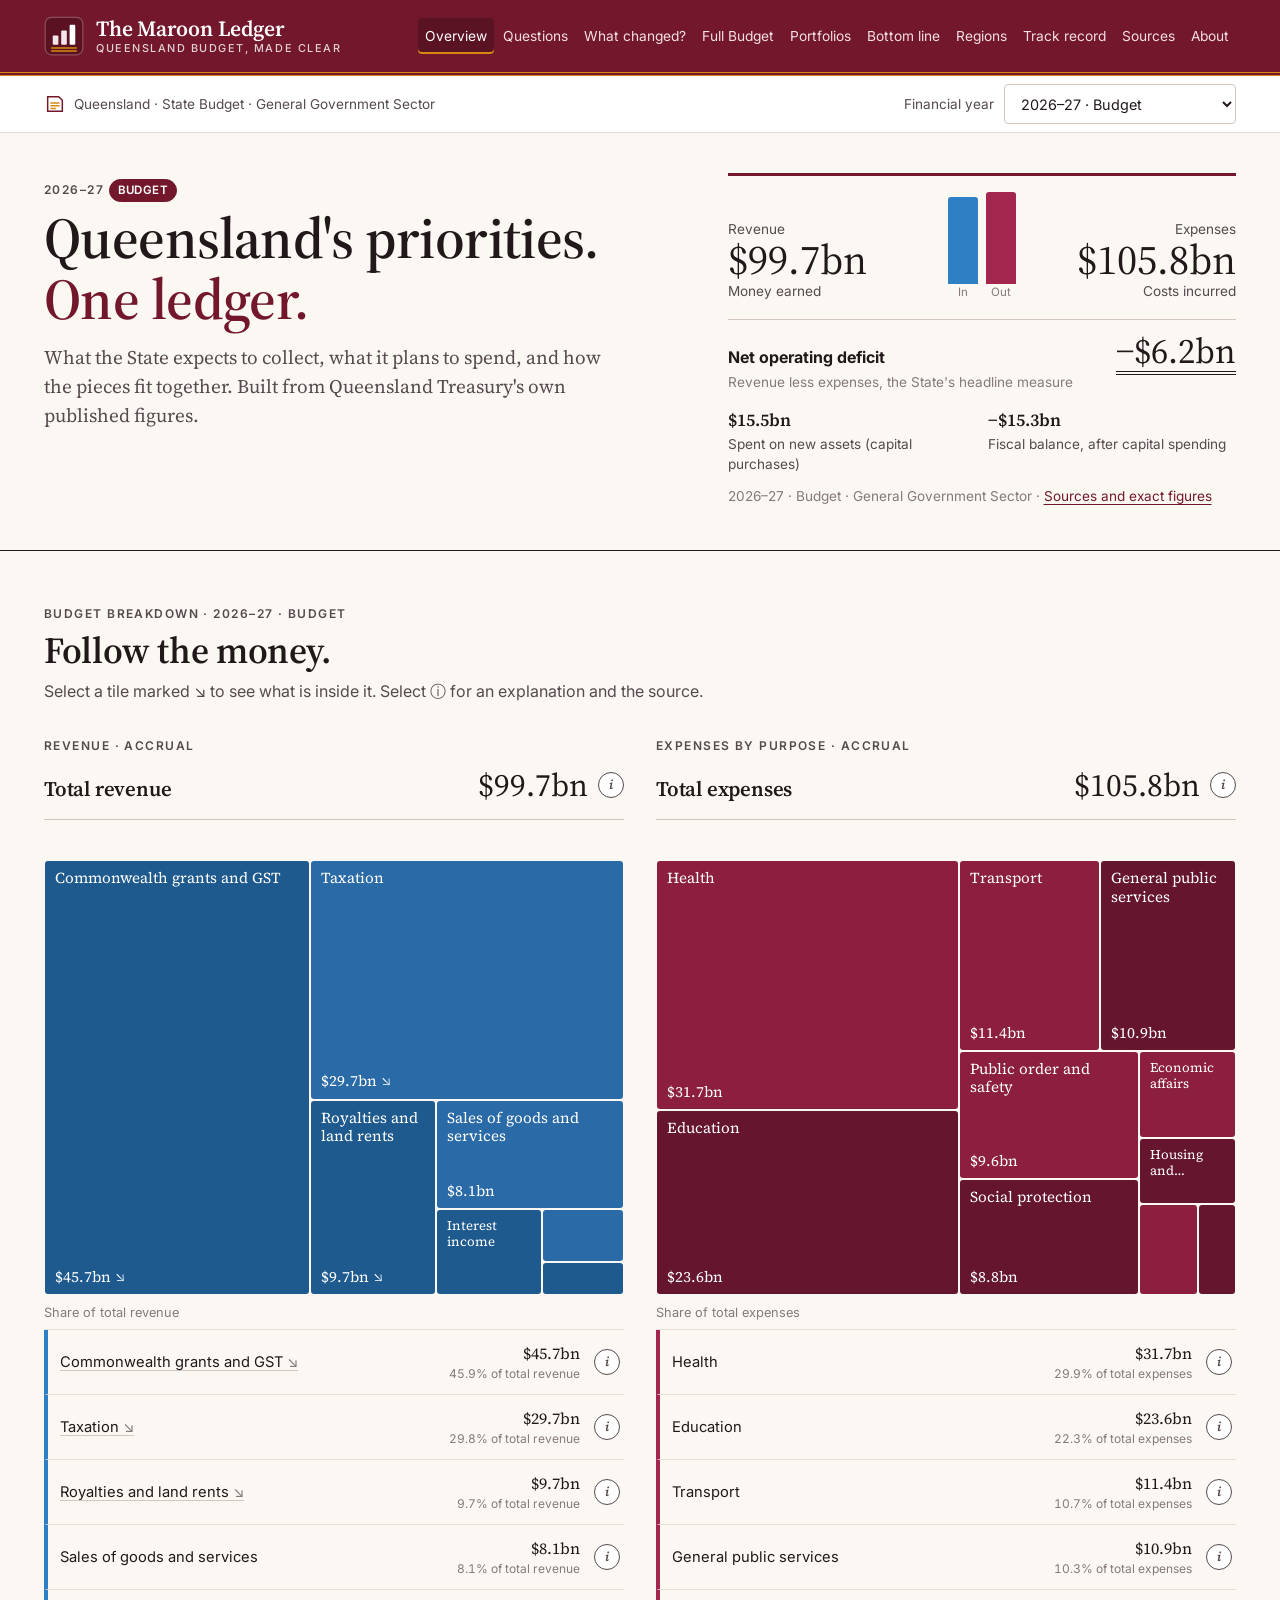
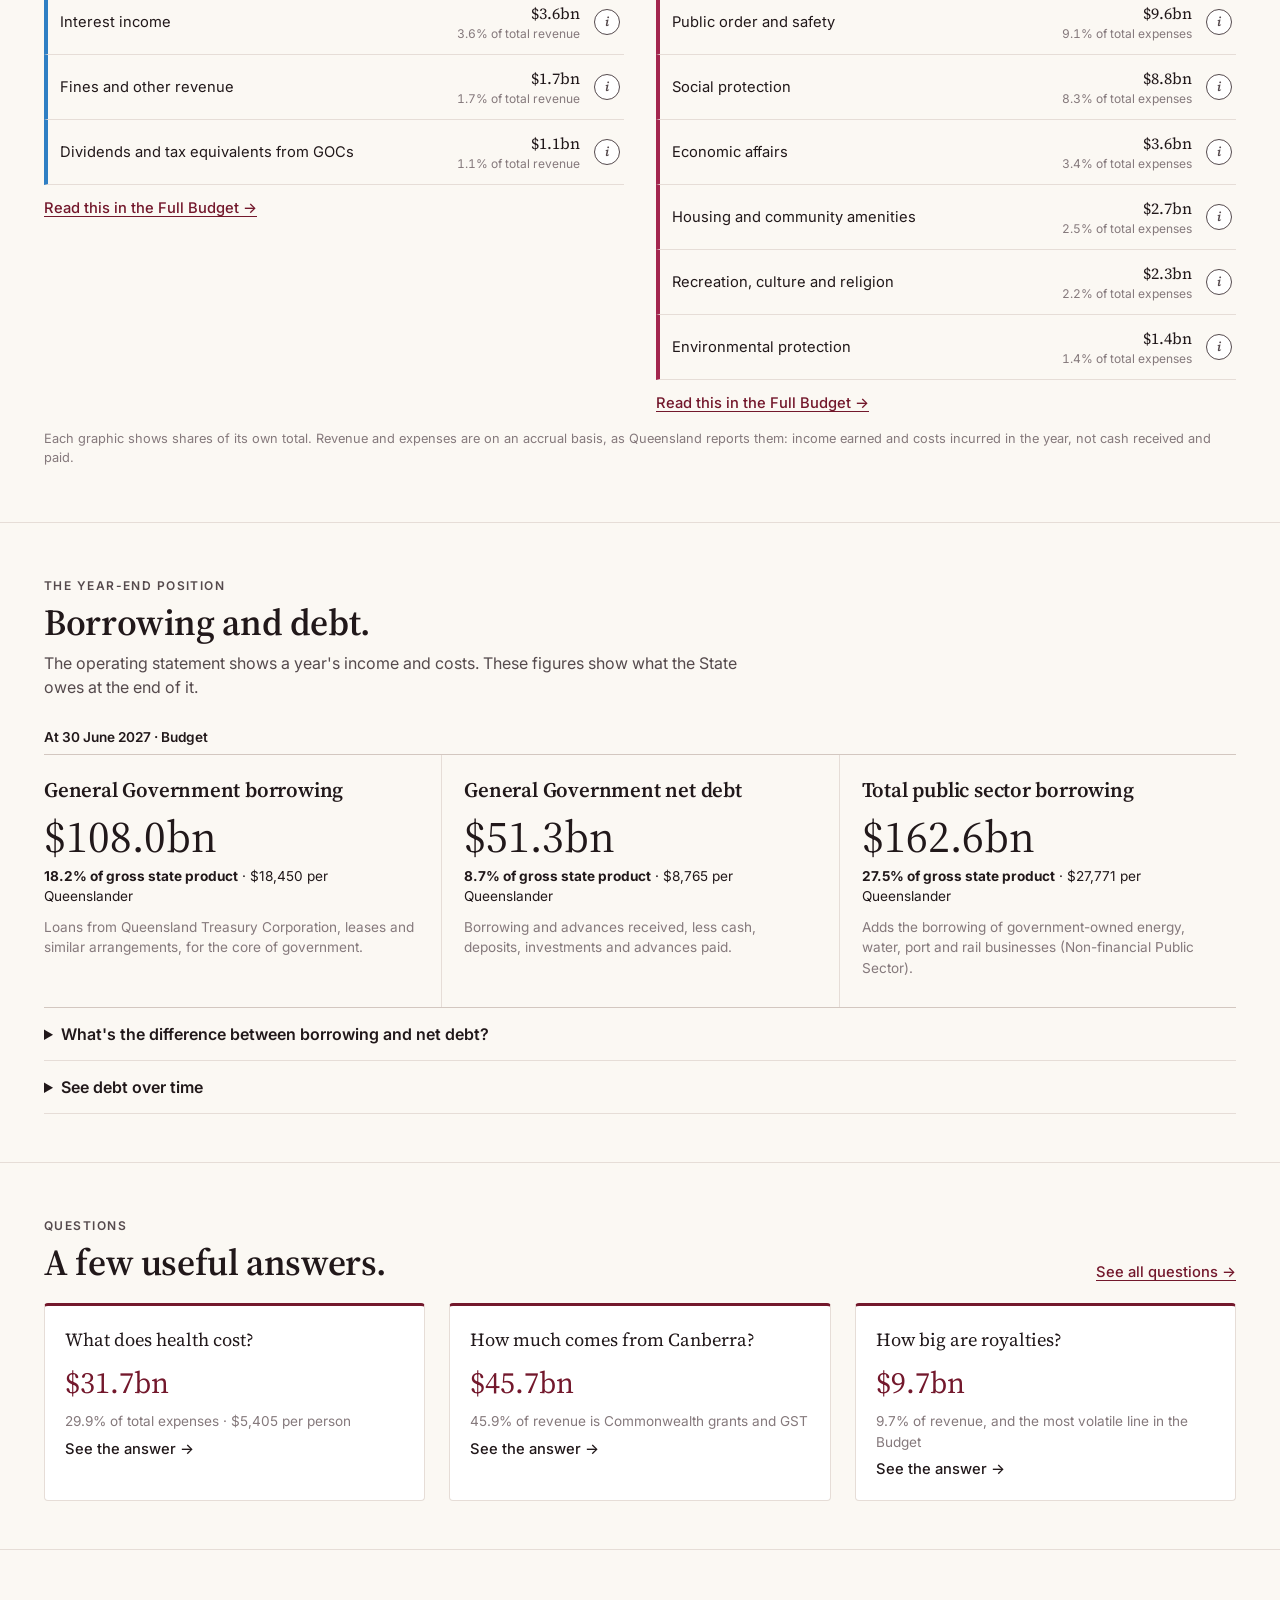
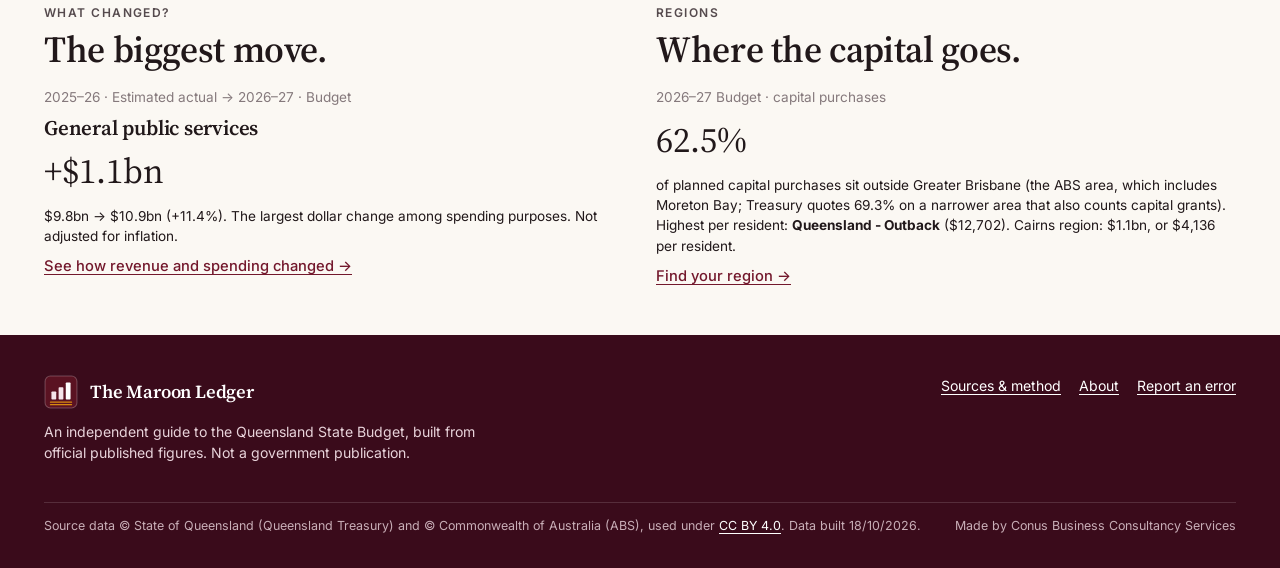
<file: index.html>
<!doctype html>
<html lang="en-AU">
<head>
<meta charset="utf-8">
<meta name="viewport" content="width=device-width, initial-scale=1">
<title>The Maroon Ledger: Queensland Budget, made clear</title>
<meta name="description" content="Where Queensland's money comes from, where it goes, and how the pieces fit, from official Budget figures.">
<link rel="icon" href="assets/icons/favicon.ico" sizes="16x16 32x32 48x48">
<link rel="icon" href="assets/icons/favicon.svg" type="image/svg+xml">
<link rel="apple-touch-icon" href="assets/icons/apple-touch-icon.png">
<link rel="manifest" href="assets/icons/site.webmanifest">
<meta name="theme-color" content="#73182c">
<link rel="preconnect" href="https://fonts.googleapis.com">
<link rel="stylesheet" href="https://fonts.googleapis.com/css2?family=Inter:wght@400;500;600;700&family=Source+Serif+4:opsz,wght@8..60,400;8..60,600&display=swap">
<link rel="stylesheet" href="assets/style.css">
</head>
<body data-page="overview">
<a class="skip" href="#content">Skip to content</a>
<header id="site-header"></header>
<div id="context-bar" data-year></div>
<noscript><div class="noscript wrap">The Maroon Ledger needs JavaScript switched on to draw its tables and charts.</div></noscript>
<main id="content">
<section class="hero"><div class="wrap">
  <div>
    <p class="eyebrow" id="hero-eyebrow"></p>
    <h1>Queensland's priorities.<br><em>One ledger.</em></h1>
    <p class="lede" style="margin-top:14px">What the State expects to collect, what it plans to spend, and how the pieces fit together. Built from Queensland Treasury's own published figures.</p>
  </div>
  <div class="summary" id="summary"></div>
</div></section>

<section class="section"><div class="wrap">
  <div class="section-head"><div><p class="eyebrow" id="ftm-eyebrow"></p><h2>Follow the money.</h2>
  <p>Select a tile marked ↘ to see what is inside it. Select ⓘ for an explanation and the source.</p></div></div>
  <div class="grid-2">
    <div class="rev" id="rev-panel"></div>
    <div class="exp" id="exp-panel"></div>
  </div>
  <p class="tm-note">Each graphic shows shares of its own total. Revenue and expenses are on an accrual basis, as Queensland reports them: income earned and costs incurred in the year, not cash received and paid.</p>
</div></section>

<section class="section"><div class="wrap">
  <div class="section-head"><div><p class="eyebrow">The year-end position</p><h2>Borrowing and debt.</h2>
  <p>The operating statement shows a year's income and costs. These figures show what the State owes at the end of it.</p></div></div>
  <p class="small" id="debt-asat" style="font-weight:600"></p>
  <div class="debt-grid" id="debt"></div>
  <details class="more"><summary>What's the difference between borrowing and net debt?</summary>
    <div class="prose"><p><b>Borrowing</b> is the total the government owes: mostly loans from Queensland Treasury Corporation, plus leases and similar arrangements.</p>
    <p><b>Net debt</b> subtracts the cash, deposits, investments and advances the government holds. Queensland holds large investments (much of it set aside for public servants' superannuation), so net debt is well below borrowing.</p>
    <p>The <b>General Government Sector</b> is the core of government: departments and agencies funded mainly by taxes and grants. The <b>Non-financial Public Sector</b> adds government-owned businesses such as the energy, water and port corporations, whose borrowing pays for their own assets.</p></div></details>
  <details class="more" id="debt-chart-wrap"><summary>See debt over time</summary><div class="chart" id="debt-chart"></div><div class="legend" id="debt-legend"></div>
  <p class="chart-note">$ billion at 30 June. Solid lines are actual outcomes; dashed lines are estimates and projections. Not adjusted for inflation.</p></details>
</div></section>

<section class="section"><div class="wrap">
  <div class="section-head"><div><p class="eyebrow">Questions</p><h2>A few useful answers.</h2></div><a class="arrow-link" href="questions.html">See all questions</a></div>
  <div class="grid-3" id="qcards"></div>
</div></section>

<section class="section"><div class="wrap">
  <div class="grid-2">
    <div><p class="eyebrow">What changed?</p><h2>The biggest move.</h2><div id="changed" style="margin-top:16px"></div>
    <a class="arrow-link" href="changes.html">See how revenue and spending changed</a></div>
    <div><p class="eyebrow">Regions</p><h2>Where the capital goes.</h2><div id="region-teaser" style="margin-top:16px"></div>
    <a class="arrow-link" href="regions.html">Find your region</a></div>
  </div>
</div></section>
</main>
<footer id="site-footer"></footer>
<script src="assets/data.js"></script>
<script src="assets/app.js"></script>
<script src="assets/pages.js"></script>
<script src="assets/pages-more.js"></script>
<script src="assets/pages-portfolios.js"></script>
</body>
</html>
</file>
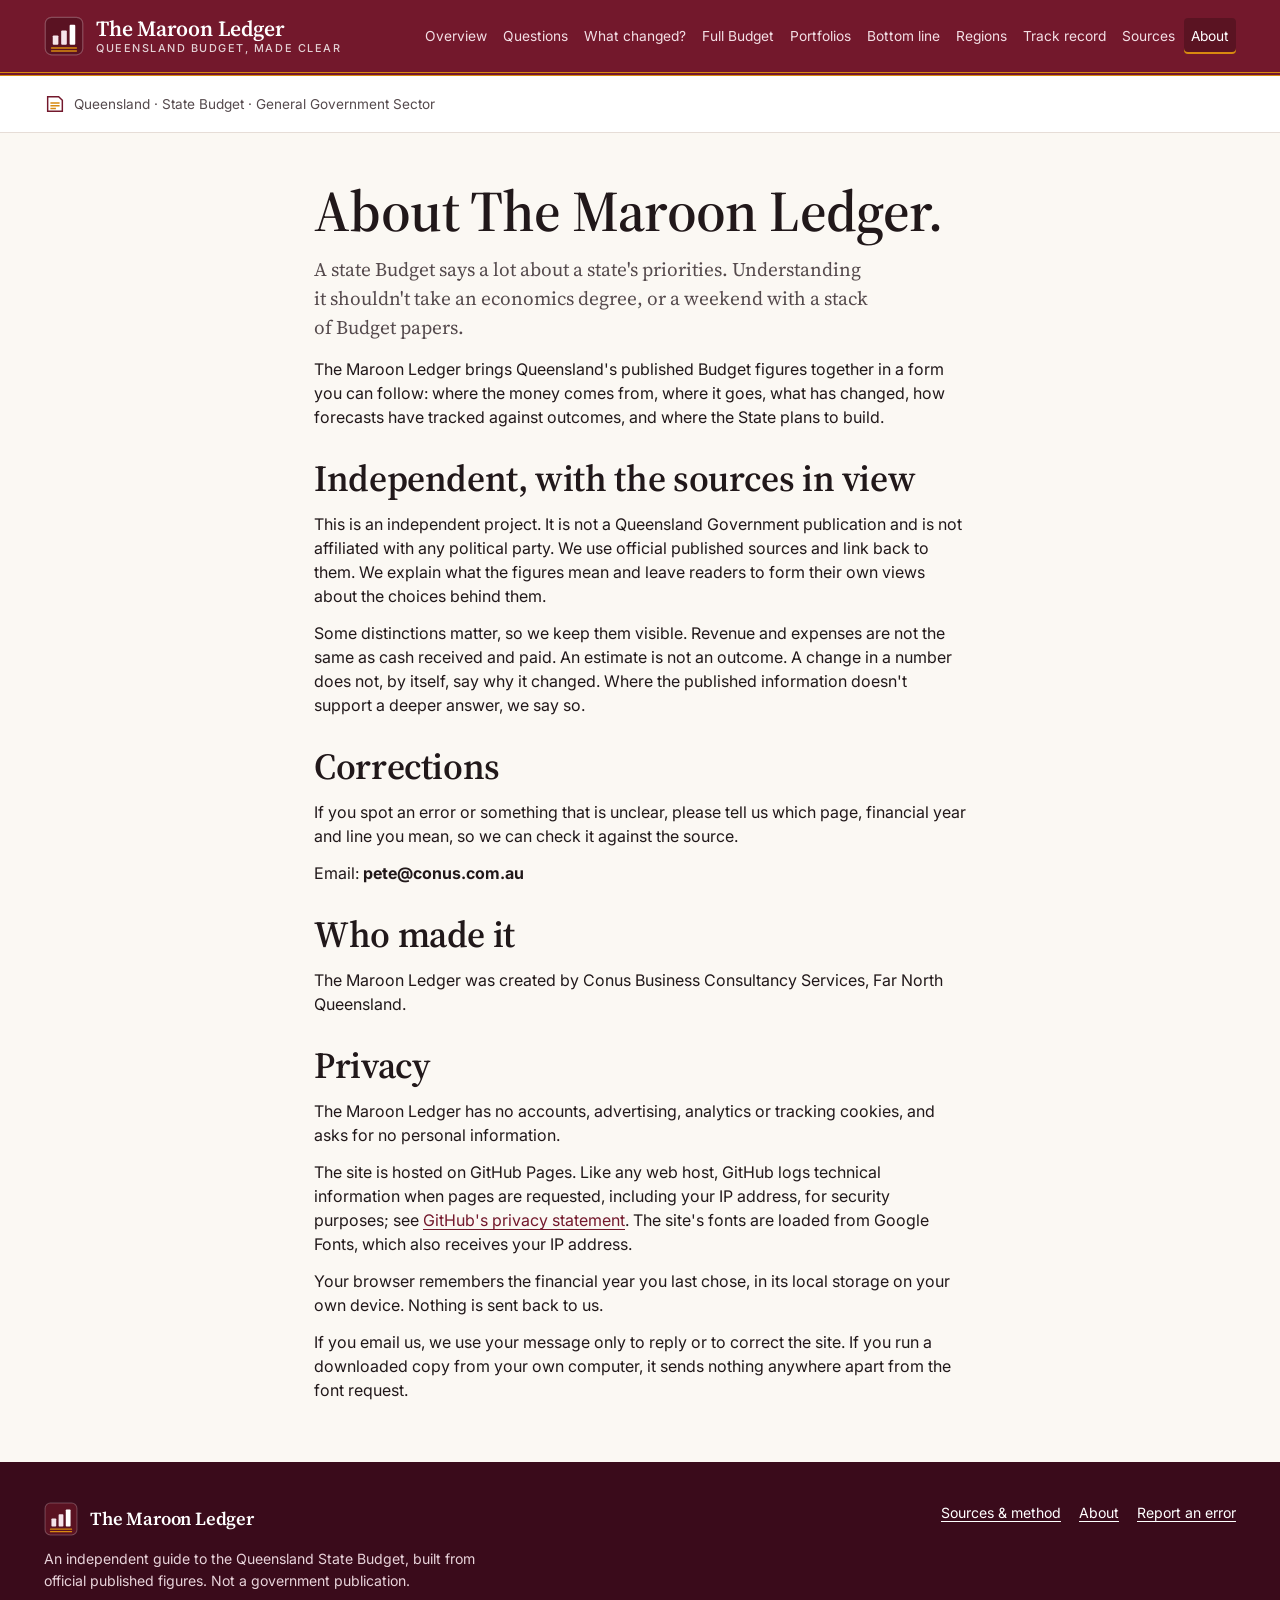
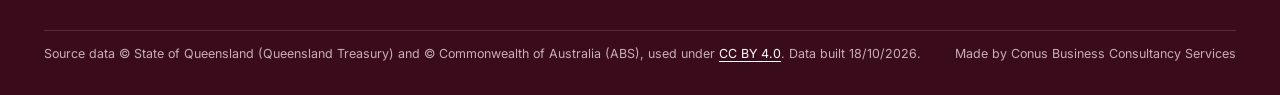
<file: about.html>
<!doctype html>
<html lang="en-AU">
<head>
<meta charset="utf-8">
<meta name="viewport" content="width=device-width, initial-scale=1">
<title>About: The Maroon Ledger</title>
<meta name="description" content="About The Maroon Ledger, an independent guide to the Queensland State Budget.">
<link rel="icon" href="assets/icons/favicon.ico" sizes="16x16 32x32 48x48">
<link rel="icon" href="assets/icons/favicon.svg" type="image/svg+xml">
<link rel="apple-touch-icon" href="assets/icons/apple-touch-icon.png">
<link rel="manifest" href="assets/icons/site.webmanifest">
<meta name="theme-color" content="#73182c">
<link rel="preconnect" href="https://fonts.googleapis.com">
<link rel="stylesheet" href="https://fonts.googleapis.com/css2?family=Inter:wght@400;500;600;700&family=Source+Serif+4:opsz,wght@8..60,400;8..60,600&display=swap">
<link rel="stylesheet" href="assets/style.css">
</head>
<body data-page="about">
<a class="skip" href="#content">Skip to content</a>
<header id="site-header"></header>
<div id="context-bar"></div>
<noscript><div class="noscript wrap">The Maroon Ledger needs JavaScript switched on to draw its tables and charts.</div></noscript>
<main id="content">
<section class="section"><div class="wrap prose">
  <h1>About The Maroon Ledger.</h1>
  <p class="lede" style="margin-top:14px">A state Budget says a lot about a state's priorities. Understanding it shouldn't take an economics degree, or a weekend with a stack of Budget papers.</p>
  <p>The Maroon Ledger brings Queensland's published Budget figures together in a form you can follow: where the money comes from, where it goes, what has changed, how forecasts have tracked against outcomes, and where the State plans to build.</p>
  <h2 style="margin-top:28px">Independent, with the sources in view</h2>
  <p>This is an independent project. It is not a Queensland Government publication and is not affiliated with any political party. We use official published sources and link back to them. We explain what the figures mean and leave readers to form their own views about the choices behind them.</p>
  <p>Some distinctions matter, so we keep them visible. Revenue and expenses are not the same as cash received and paid. An estimate is not an outcome. A change in a number does not, by itself, say why it changed. Where the published information doesn't support a deeper answer, we say so.</p>
  <h2 style="margin-top:28px" id="corrections">Corrections</h2>
  <p>If you spot an error or something that is unclear, please tell us which page, financial year and line you mean, so we can check it against the source.</p>
  <p>Email: <b style="user-select:all">pete@conus.com.au</b></p>
  <h2 style="margin-top:28px">Who made it</h2>
  <p>The Maroon Ledger was created by Conus Business Consultancy Services, Far North Queensland.</p>
  <h2 style="margin-top:28px" id="privacy">Privacy</h2>
  <p>The Maroon Ledger has no accounts, advertising, analytics or tracking cookies, and asks for no personal information.</p>
  <p>The site is hosted on GitHub Pages. Like any web host, GitHub logs technical information when pages are requested, including your IP address, for security purposes; see <a href="https://docs.github.com/en/site-policy/privacy-policies/github-general-privacy-statement" target="_blank" rel="noopener">GitHub's privacy statement</a>. The site's fonts are loaded from Google Fonts, which also receives your IP address.</p>
  <p>Your browser remembers the financial year you last chose, in its local storage on your own device. Nothing is sent back to us.</p>
  <p>If you email us, we use your message only to reply or to correct the site. If you run a downloaded copy from your own computer, it sends nothing anywhere apart from the font request.</p>
</div></section>
</main>
<footer id="site-footer"></footer>
<script src="assets/data.js"></script>
<script src="assets/app.js"></script>
<script src="assets/pages.js"></script>
<script src="assets/pages-more.js"></script>
<script src="assets/pages-portfolios.js"></script>
</body>
</html>
</file>
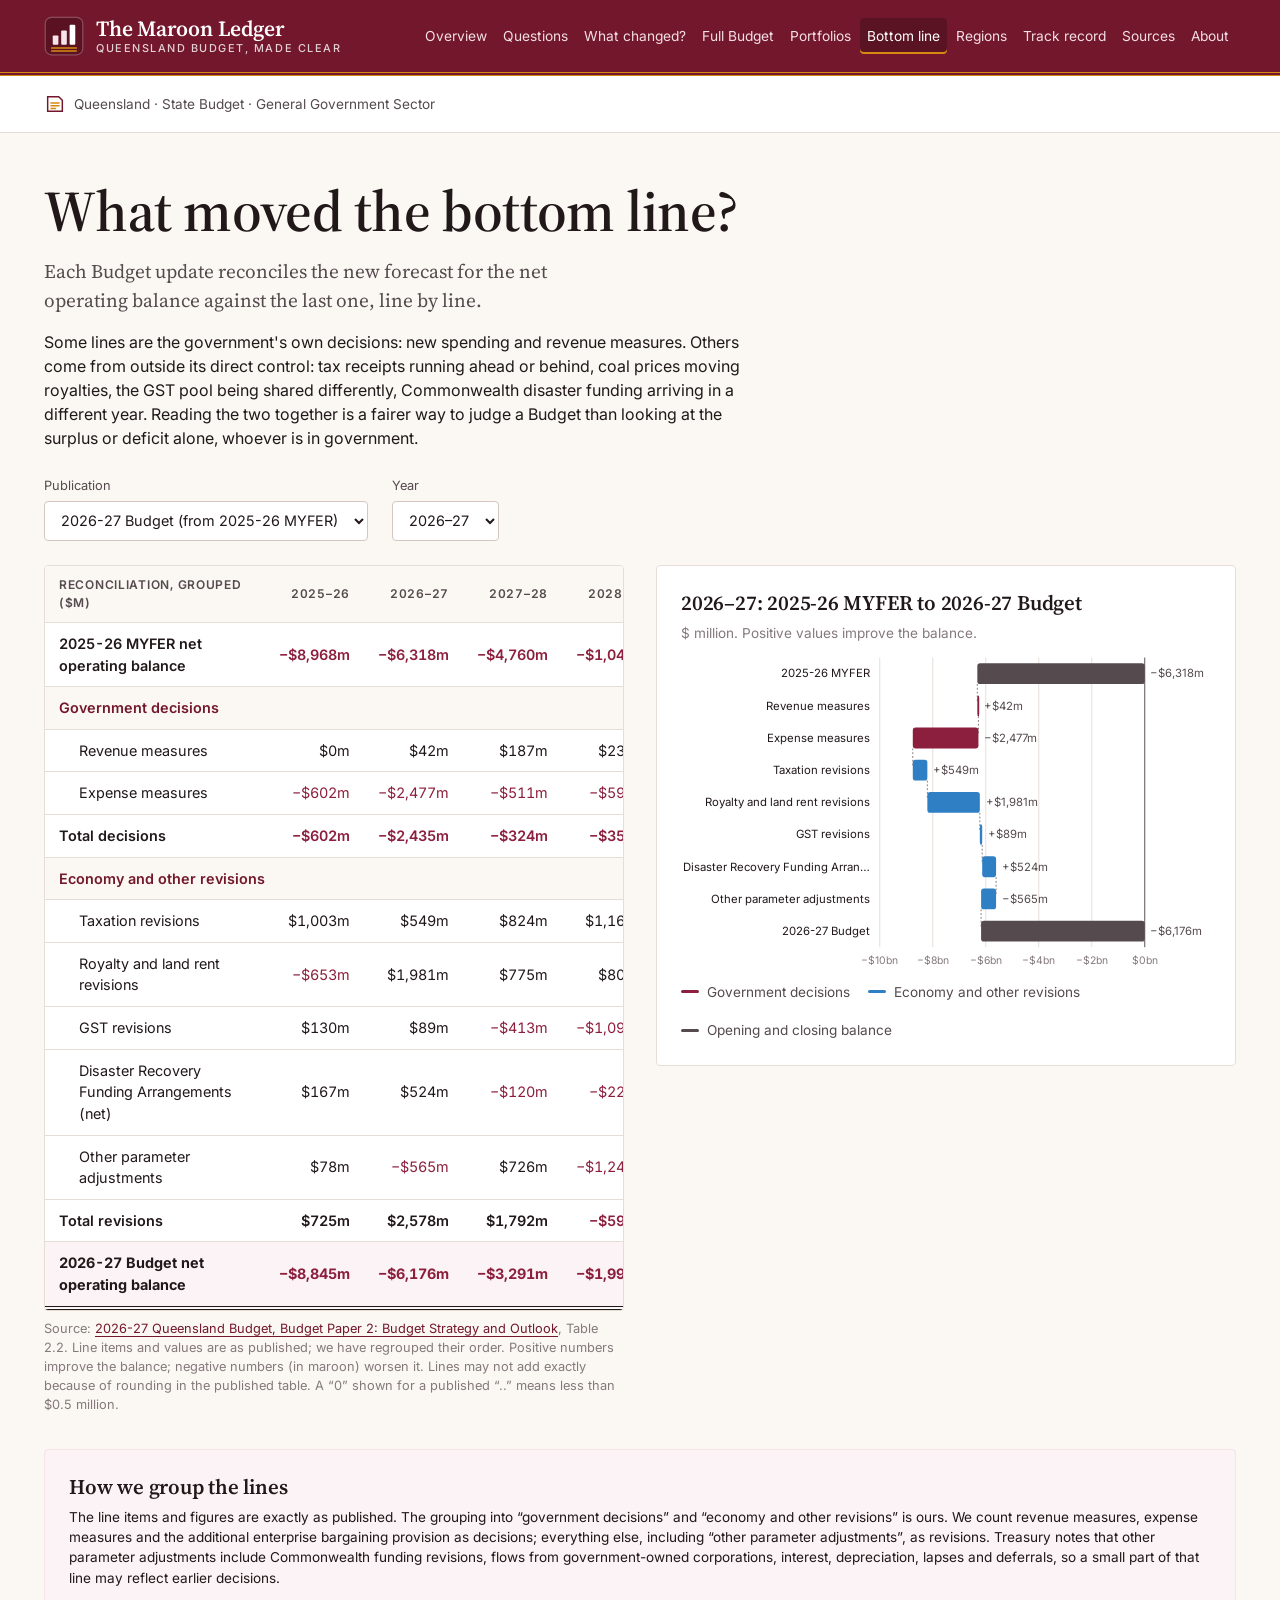
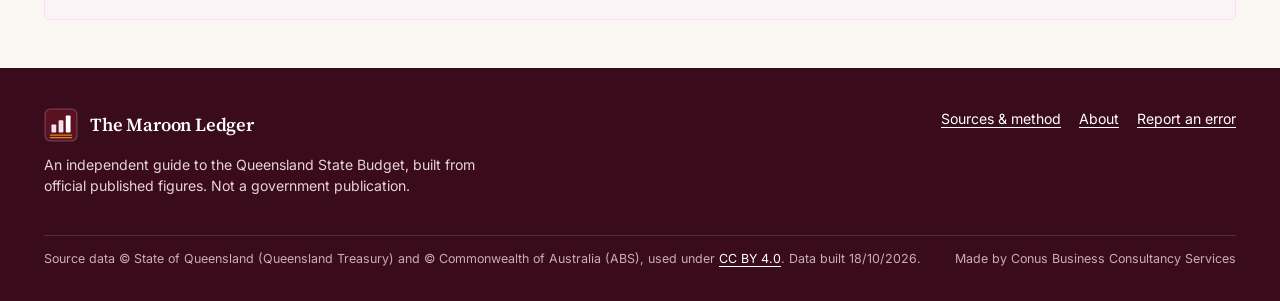
<file: bottom-line.html>
<!doctype html>
<html lang="en-AU">
<head>
<meta charset="utf-8">
<meta name="viewport" content="width=device-width, initial-scale=1">
<title>Bottom line: The Maroon Ledger</title>
<meta name="description" content="Why Queensland's operating balance forecast moved between updates: government decisions versus the economy and other revisions.">
<link rel="icon" href="assets/icons/favicon.ico" sizes="16x16 32x32 48x48">
<link rel="icon" href="assets/icons/favicon.svg" type="image/svg+xml">
<link rel="apple-touch-icon" href="assets/icons/apple-touch-icon.png">
<link rel="manifest" href="assets/icons/site.webmanifest">
<meta name="theme-color" content="#73182c">
<link rel="preconnect" href="https://fonts.googleapis.com">
<link rel="stylesheet" href="https://fonts.googleapis.com/css2?family=Inter:wght@400;500;600;700&family=Source+Serif+4:opsz,wght@8..60,400;8..60,600&display=swap">
<link rel="stylesheet" href="assets/style.css">
</head>
<body data-page="bottomline">
<a class="skip" href="#content">Skip to content</a>
<header id="site-header"></header>
<div id="context-bar"></div>
<noscript><div class="noscript wrap">The Maroon Ledger needs JavaScript switched on to draw its tables and charts.</div></noscript>
<main id="content">
<section class="section"><div class="wrap">
  <h1>What moved the bottom line?</h1>
  <div class="prose" style="margin:14px 0 26px">
  <p class="lede">Each Budget update reconciles the new forecast for the net operating balance against the last one, line by line.</p>
  <p>Some lines are the government's own decisions: new spending and revenue measures. Others come from outside its direct control: tax receipts running ahead or behind, coal prices moving royalties, the GST pool being shared differently, Commonwealth disaster funding arriving in a different year. Reading the two together is a fairer way to judge a Budget than looking at the surplus or deficit alone, whoever is in government.</p></div>
  <div class="controls"><label class="ctl">Publication<select id="pub"></select></label><label class="ctl">Year<select id="ryear"></select></label></div>
  <div class="grid-2" style="align-items:start">
    <div><div class="tbl-wrap"><table class="ledger" id="recon"></table></div>
    <p class="chart-note" id="recon-note"></p></div>
    <div class="card"><h3 id="wf-title"></h3><p class="small muted">$ million. Positive values improve the balance.</p><div class="chart" id="waterfall"></div>
    <div class="legend"><span><i style="background:#8c1f3d"></i>Government decisions</span><span><i style="background:#2f7fc4"></i>Economy and other revisions</span><span><i style="background:#554a4d"></i>Opening and closing balance</span></div></div>
  </div>
  <div class="card tint" style="margin-top:28px"><h3>How we group the lines</h3><p class="small">The line items and figures are exactly as published. The grouping into “government decisions” and “economy and other revisions” is ours. We count revenue measures, expense measures and the additional enterprise bargaining provision as decisions; everything else, including “other parameter adjustments”, as revisions. Treasury notes that other parameter adjustments include Commonwealth funding revisions, flows from government-owned corporations, interest, depreciation, lapses and deferrals, so a small part of that line may reflect earlier decisions.</p></div>
</div></section>
</main>
<footer id="site-footer"></footer>
<script src="assets/data.js"></script>
<script src="assets/app.js"></script>
<script src="assets/pages.js"></script>
<script src="assets/pages-more.js"></script>
<script src="assets/pages-portfolios.js"></script>
</body>
</html>
</file>
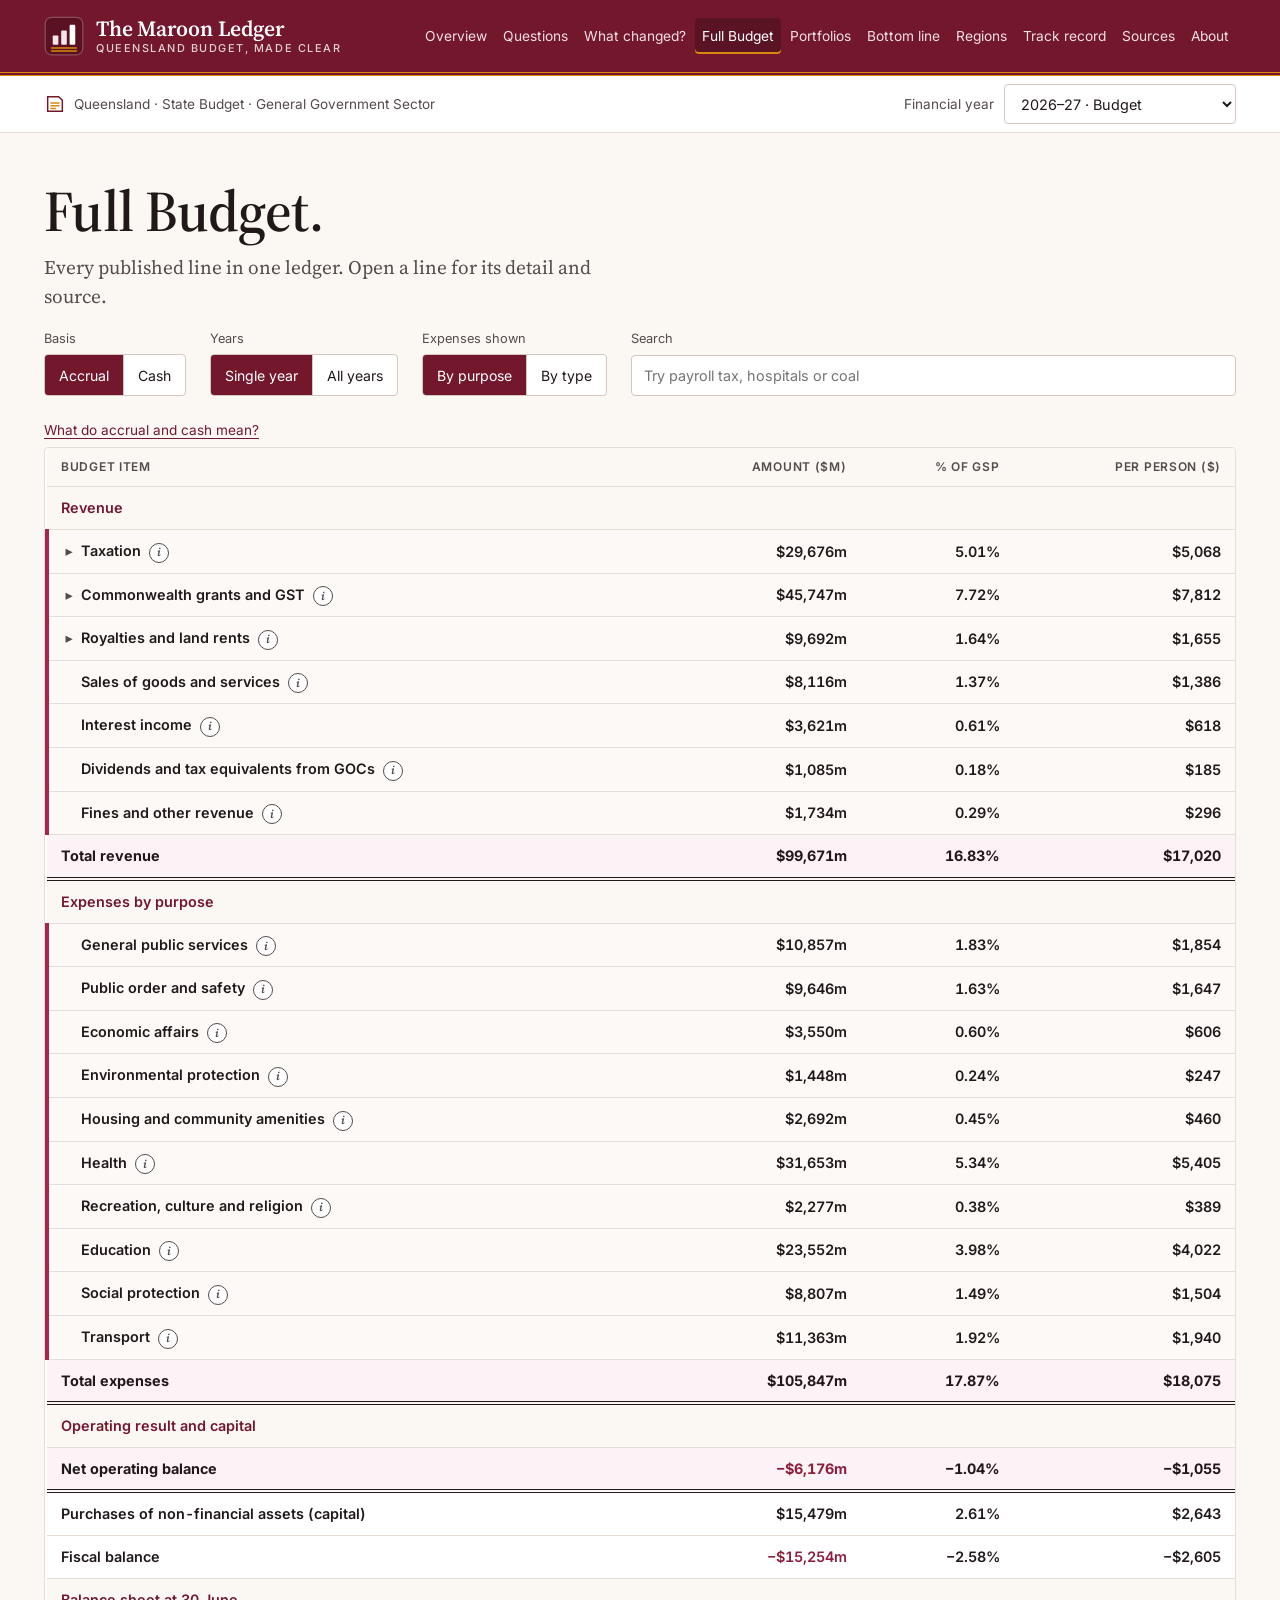
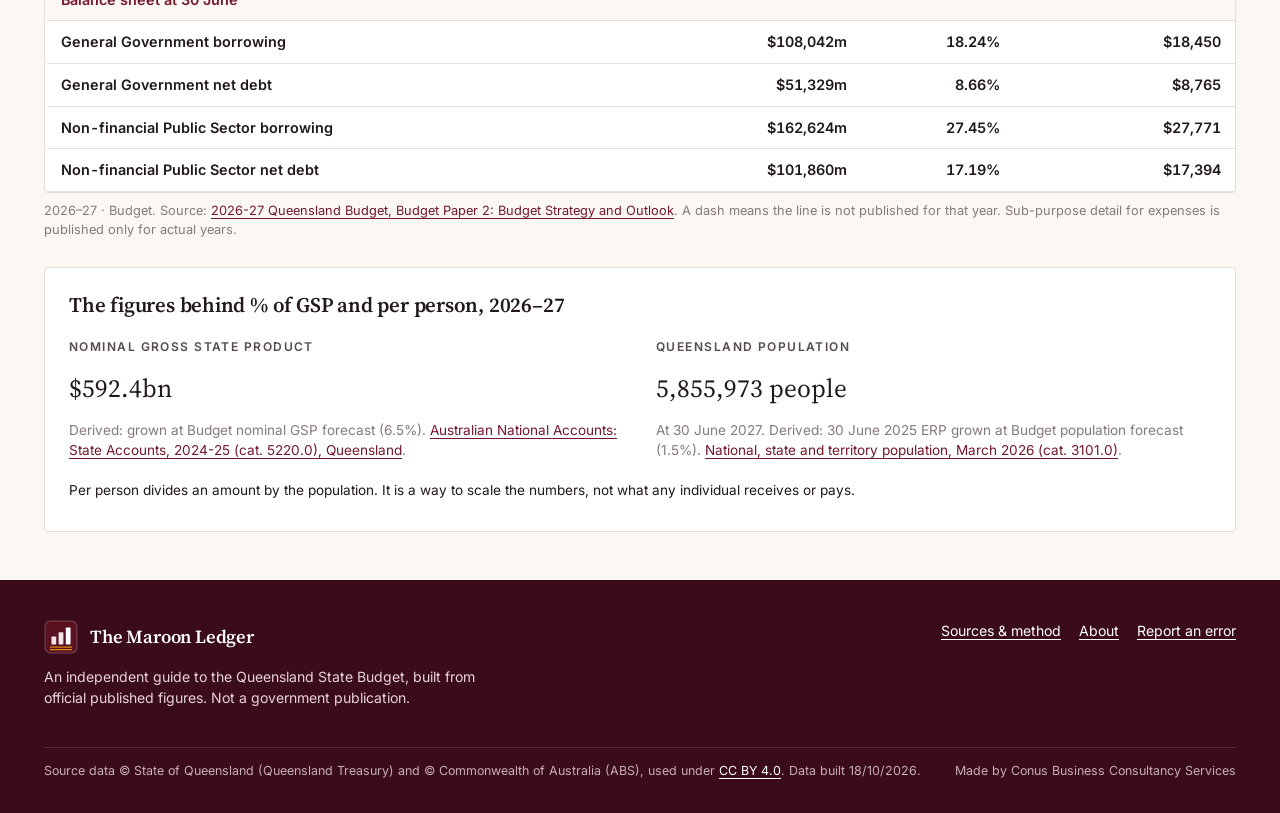
<file: budget.html>
<!doctype html>
<html lang="en-AU">
<head>
<meta charset="utf-8">
<meta name="viewport" content="width=device-width, initial-scale=1">
<title>Full Budget: The Maroon Ledger</title>
<meta name="description" content="Search every published line of the Queensland General Government Sector budget, with % of GSP and per-person figures.">
<link rel="icon" href="assets/icons/favicon.ico" sizes="16x16 32x32 48x48">
<link rel="icon" href="assets/icons/favicon.svg" type="image/svg+xml">
<link rel="apple-touch-icon" href="assets/icons/apple-touch-icon.png">
<link rel="manifest" href="assets/icons/site.webmanifest">
<meta name="theme-color" content="#73182c">
<link rel="preconnect" href="https://fonts.googleapis.com">
<link rel="stylesheet" href="https://fonts.googleapis.com/css2?family=Inter:wght@400;500;600;700&family=Source+Serif+4:opsz,wght@8..60,400;8..60,600&display=swap">
<link rel="stylesheet" href="assets/style.css">
</head>
<body data-page="budget">
<a class="skip" href="#content">Skip to content</a>
<header id="site-header"></header>
<div id="context-bar" data-year></div>
<noscript><div class="noscript wrap">The Maroon Ledger needs JavaScript switched on to draw its tables and charts.</div></noscript>
<main id="content">
<section class="section"><div class="wrap">
  <h1>Full Budget.</h1>
  <p class="lede" style="margin:12px 0 4px">Every published line in one ledger. Open a line for its detail and source.</p>
  <div class="controls">
    <label class="ctl">Basis<span class="seg" id="basis"><button type="button" aria-pressed="true" data-v="accrual">Accrual</button><button type="button" aria-pressed="false" data-v="cash">Cash</button></span></label>
    <label class="ctl">Years<span class="seg" id="mode"><button type="button" aria-pressed="true" data-v="single">Single year</button><button type="button" aria-pressed="false" data-v="all">All years</button></span></label>
    <label class="ctl">Expenses shown<span class="seg" id="expview"><button type="button" aria-pressed="true" data-v="purpose">By purpose</button><button type="button" aria-pressed="false" data-v="type">By type</button></span></label>
    <label class="ctl grow">Search<input type="search" id="q" placeholder="Try payroll tax, hospitals or coal"></label>
  </div>
  <p class="small"><button class="btn-link" id="explain-basis" type="button">What do accrual and cash mean?</button></p>
  <div id="ledger"></div>
  <div class="card" style="margin-top:28px" id="context-card"></div>
</div></section>
</main>
<footer id="site-footer"></footer>
<script src="assets/data.js"></script>
<script src="assets/app.js"></script>
<script src="assets/pages.js"></script>
<script src="assets/pages-more.js"></script>
<script src="assets/pages-portfolios.js"></script>
</body>
</html>
</file>
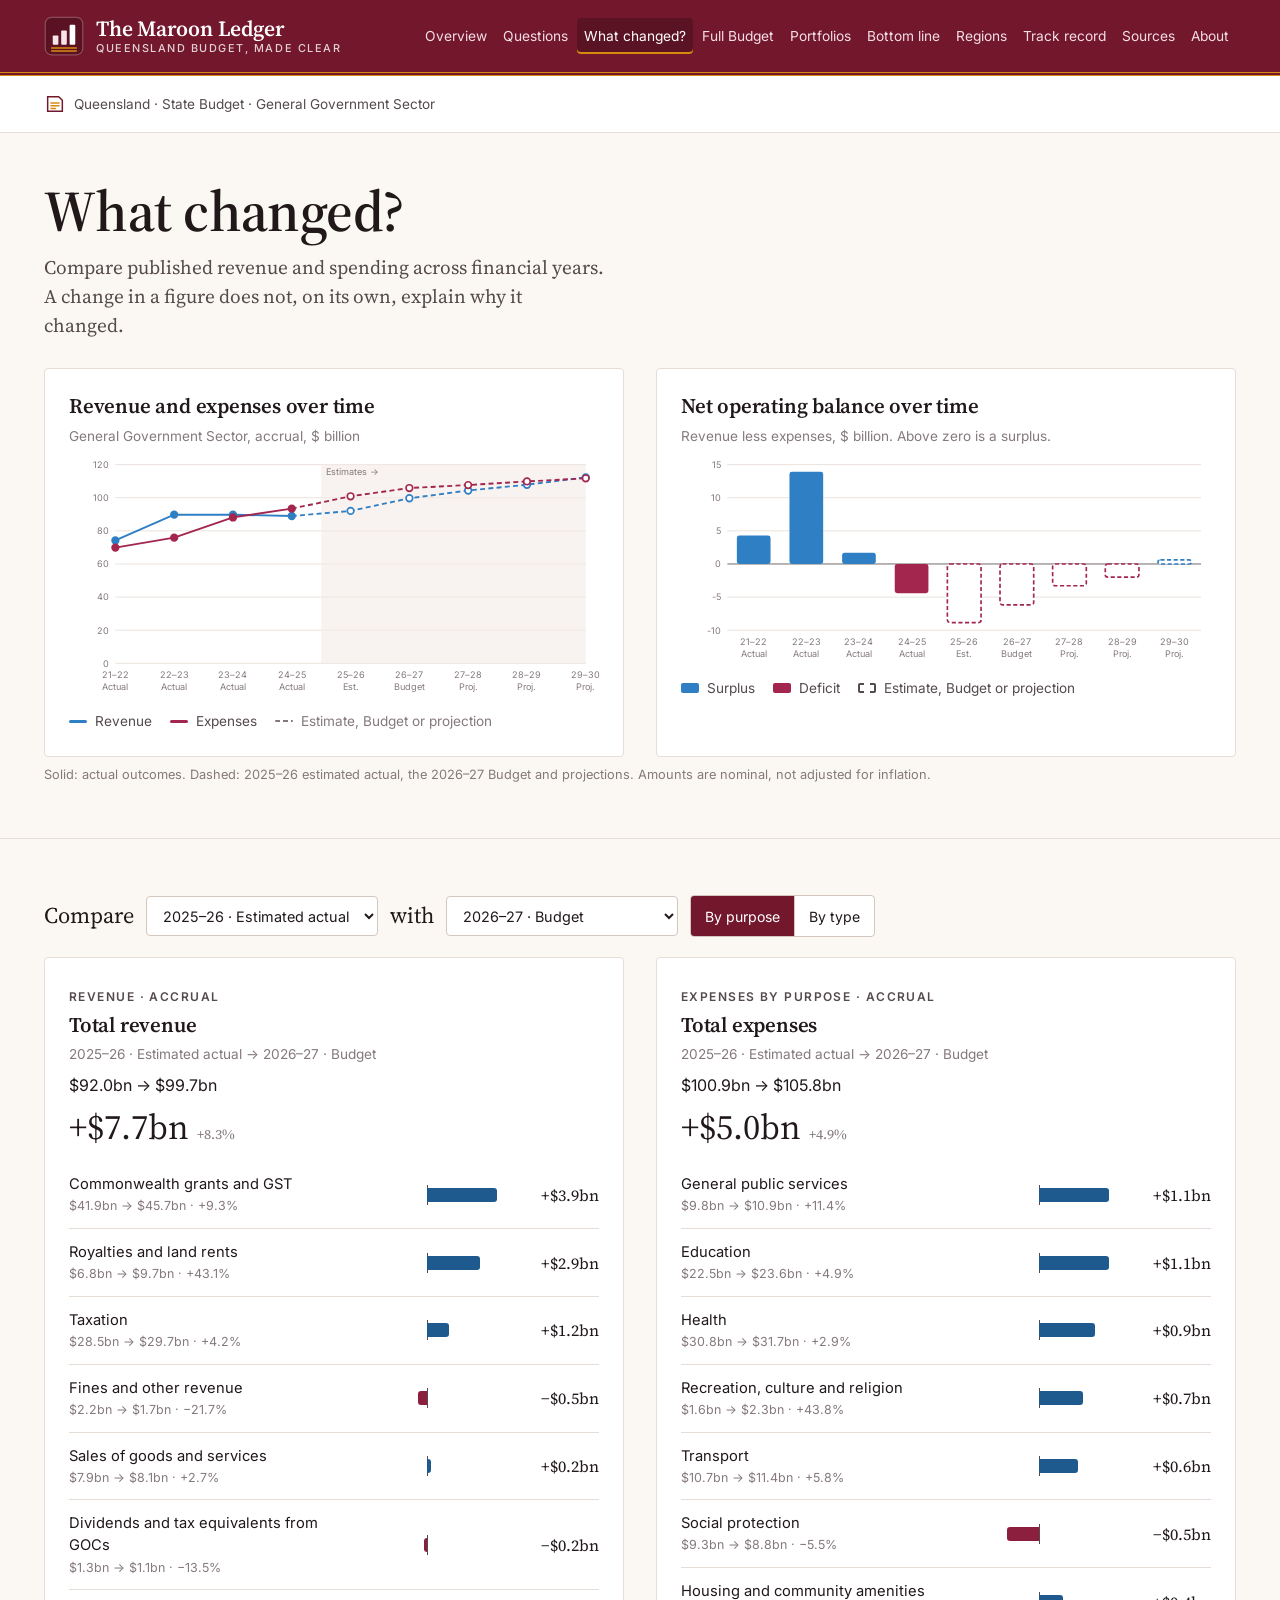
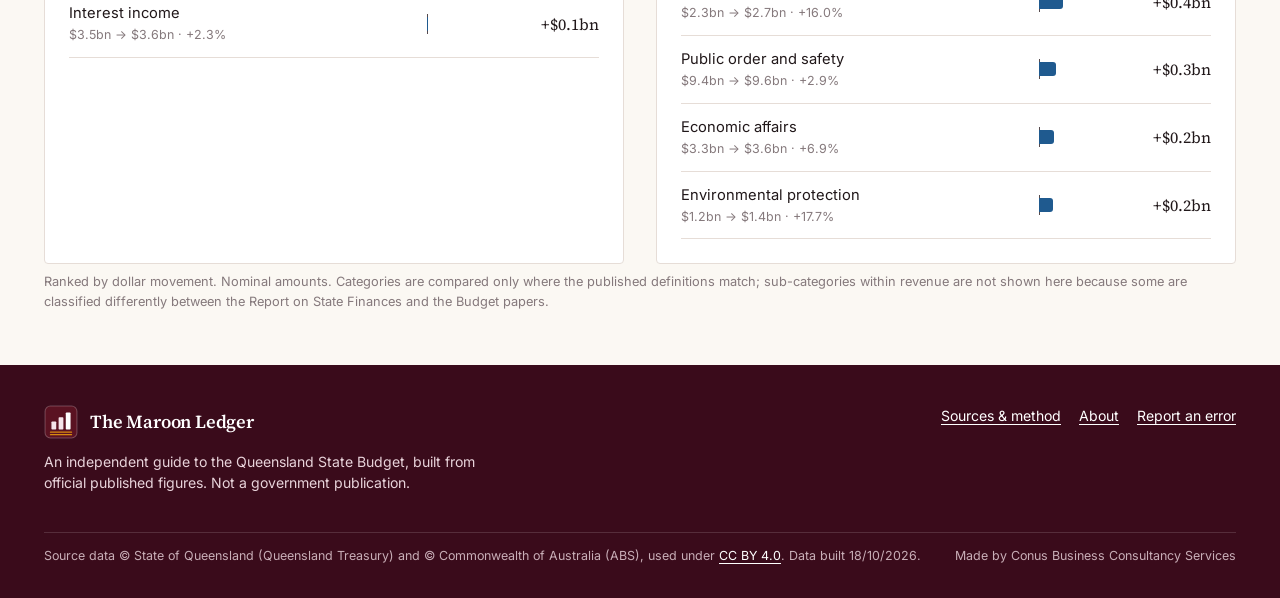
<file: changes.html>
<!doctype html>
<html lang="en-AU">
<head>
<meta charset="utf-8">
<meta name="viewport" content="width=device-width, initial-scale=1">
<title>What changed? The Maroon Ledger</title>
<meta name="description" content="How Queensland's revenue, spending and operating balance have moved over time.">
<link rel="icon" href="assets/icons/favicon.ico" sizes="16x16 32x32 48x48">
<link rel="icon" href="assets/icons/favicon.svg" type="image/svg+xml">
<link rel="apple-touch-icon" href="assets/icons/apple-touch-icon.png">
<link rel="manifest" href="assets/icons/site.webmanifest">
<meta name="theme-color" content="#73182c">
<link rel="preconnect" href="https://fonts.googleapis.com">
<link rel="stylesheet" href="https://fonts.googleapis.com/css2?family=Inter:wght@400;500;600;700&family=Source+Serif+4:opsz,wght@8..60,400;8..60,600&display=swap">
<link rel="stylesheet" href="assets/style.css">
</head>
<body data-page="changes">
<a class="skip" href="#content">Skip to content</a>
<header id="site-header"></header>
<div id="context-bar"></div>
<noscript><div class="noscript wrap">The Maroon Ledger needs JavaScript switched on to draw its tables and charts.</div></noscript>
<main id="content">
<section class="section"><div class="wrap">
  <h1>What changed?</h1>
  <p class="lede" style="margin:12px 0 28px">Compare published revenue and spending across financial years. A change in a figure does not, on its own, explain why it changed.</p>
  <div class="grid-2">
    <div class="card"><h3>Revenue and expenses over time</h3><p class="small muted">General Government Sector, accrual, $ billion</p><div class="chart" id="c-revexp"></div><div class="legend" id="l-revexp"></div></div>
    <div class="card"><h3>Net operating balance over time</h3><p class="small muted">Revenue less expenses, $ billion. Above zero is a surplus.</p><div class="chart" id="c-nob"></div><div class="legend" id="l-nob"></div></div>
  </div>
  <p class="chart-note">Solid: actual outcomes. Dashed: 2025–26 estimated actual, the 2026–27 Budget and projections. Amounts are nominal, not adjusted for inflation.</p>
</div></section>
<section class="section"><div class="wrap">
  <div class="compare-bar"><span class="w">Compare</span><select id="fyA" aria-label="First year"></select><span class="w">with</span><select id="fyB" aria-label="Second year"></select>
  <span class="seg" id="view" role="group" aria-label="Expense view"><button type="button" aria-pressed="true" data-v="purpose">By purpose</button><button type="button" aria-pressed="false" data-v="type">By type</button></span></div>
  <div class="grid-2"><div class="card" id="cmp-rev"></div><div class="card" id="cmp-exp"></div></div>
  <p class="chart-note">Ranked by dollar movement. Nominal amounts. Categories are compared only where the published definitions match; sub-categories within revenue are not shown here because some are classified differently between the Report on State Finances and the Budget papers.</p>
</div></section>
</main>
<footer id="site-footer"></footer>
<script src="assets/data.js"></script>
<script src="assets/app.js"></script>
<script src="assets/pages.js"></script>
<script src="assets/pages-more.js"></script>
<script src="assets/pages-portfolios.js"></script>
</body>
</html>
</file>
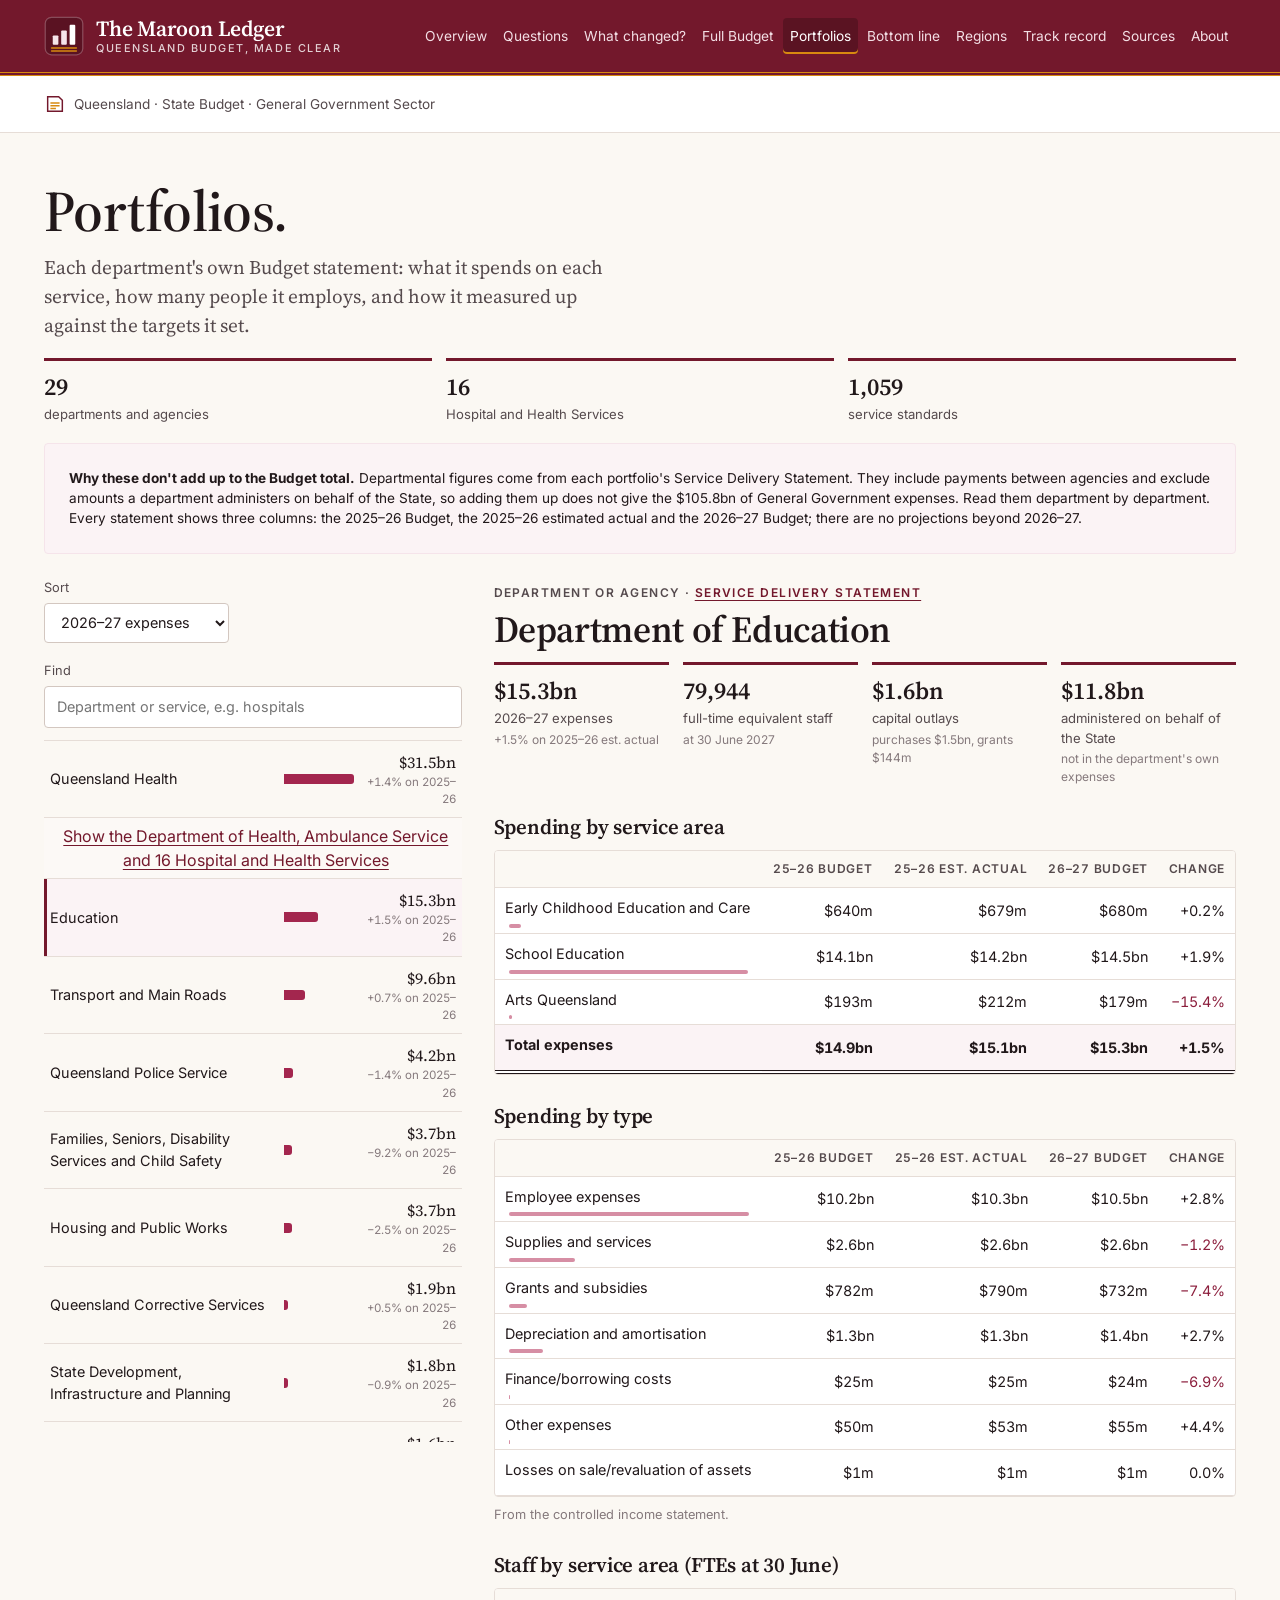
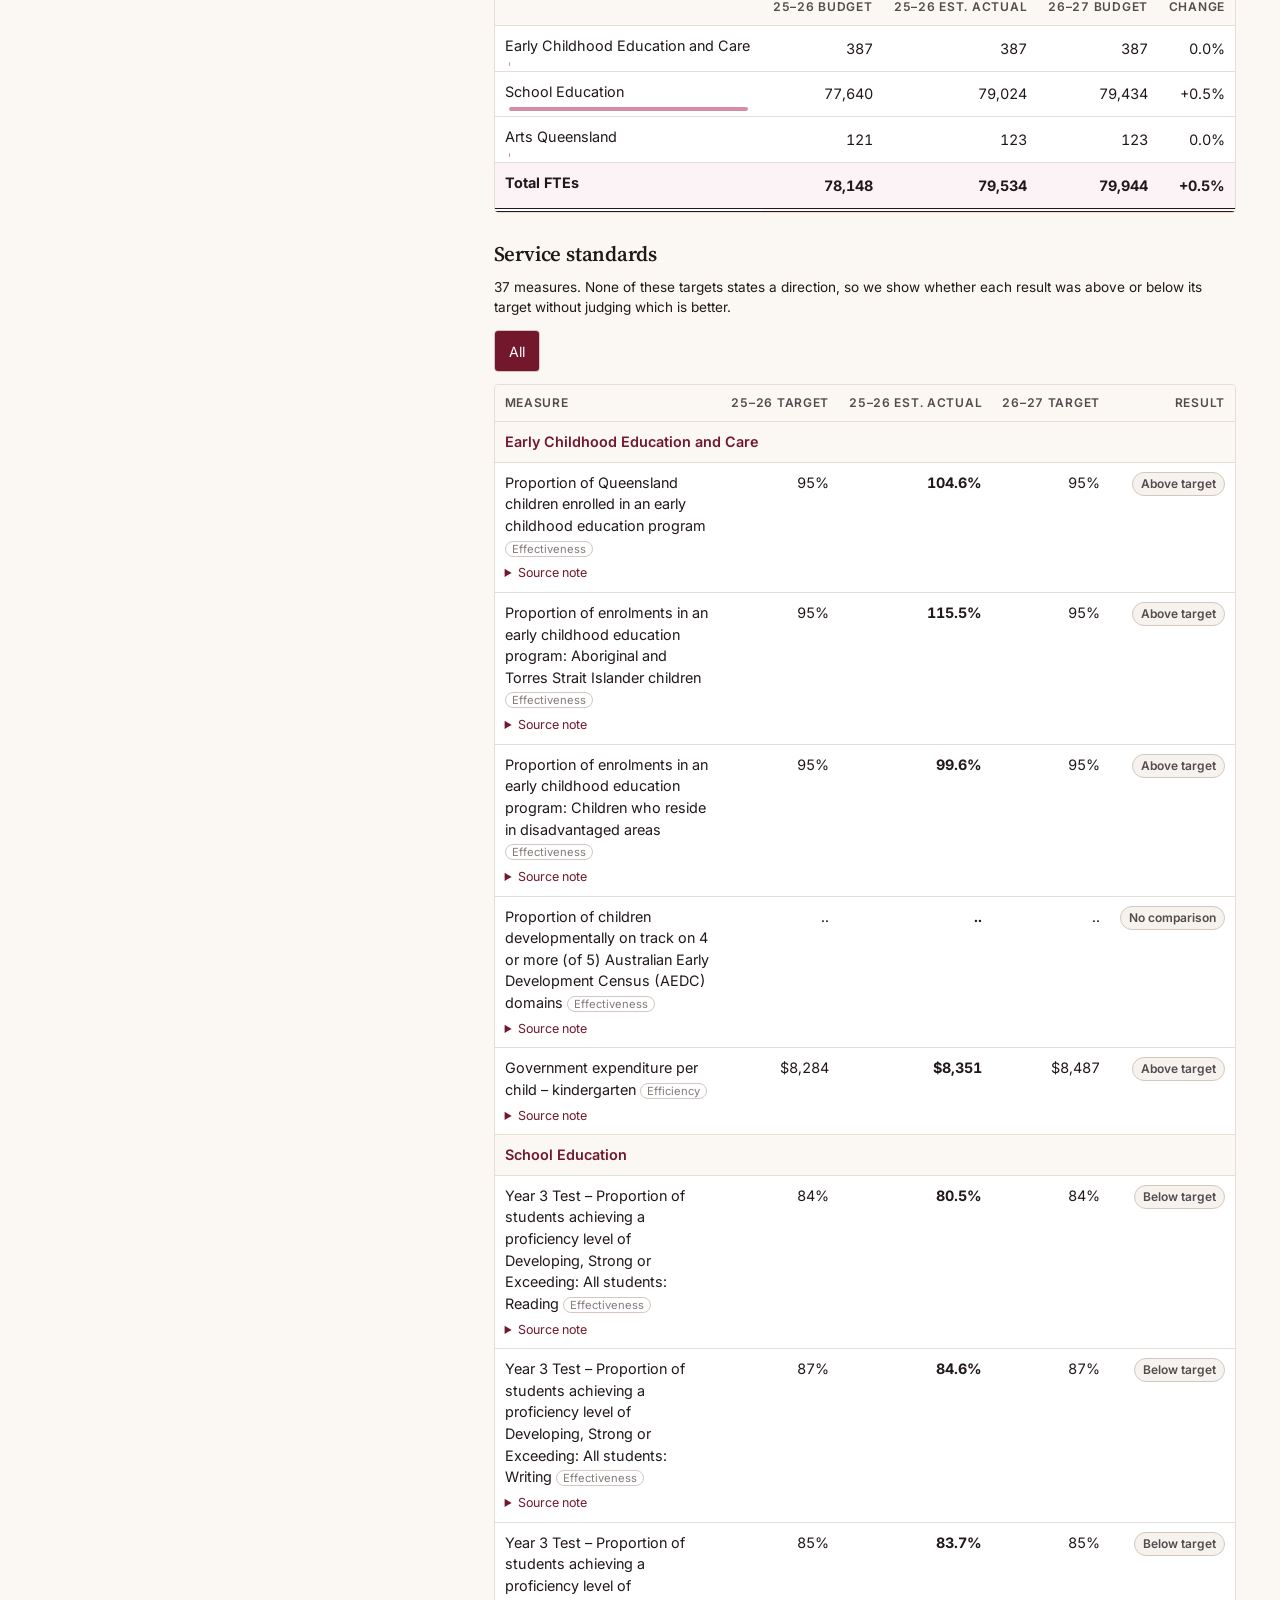
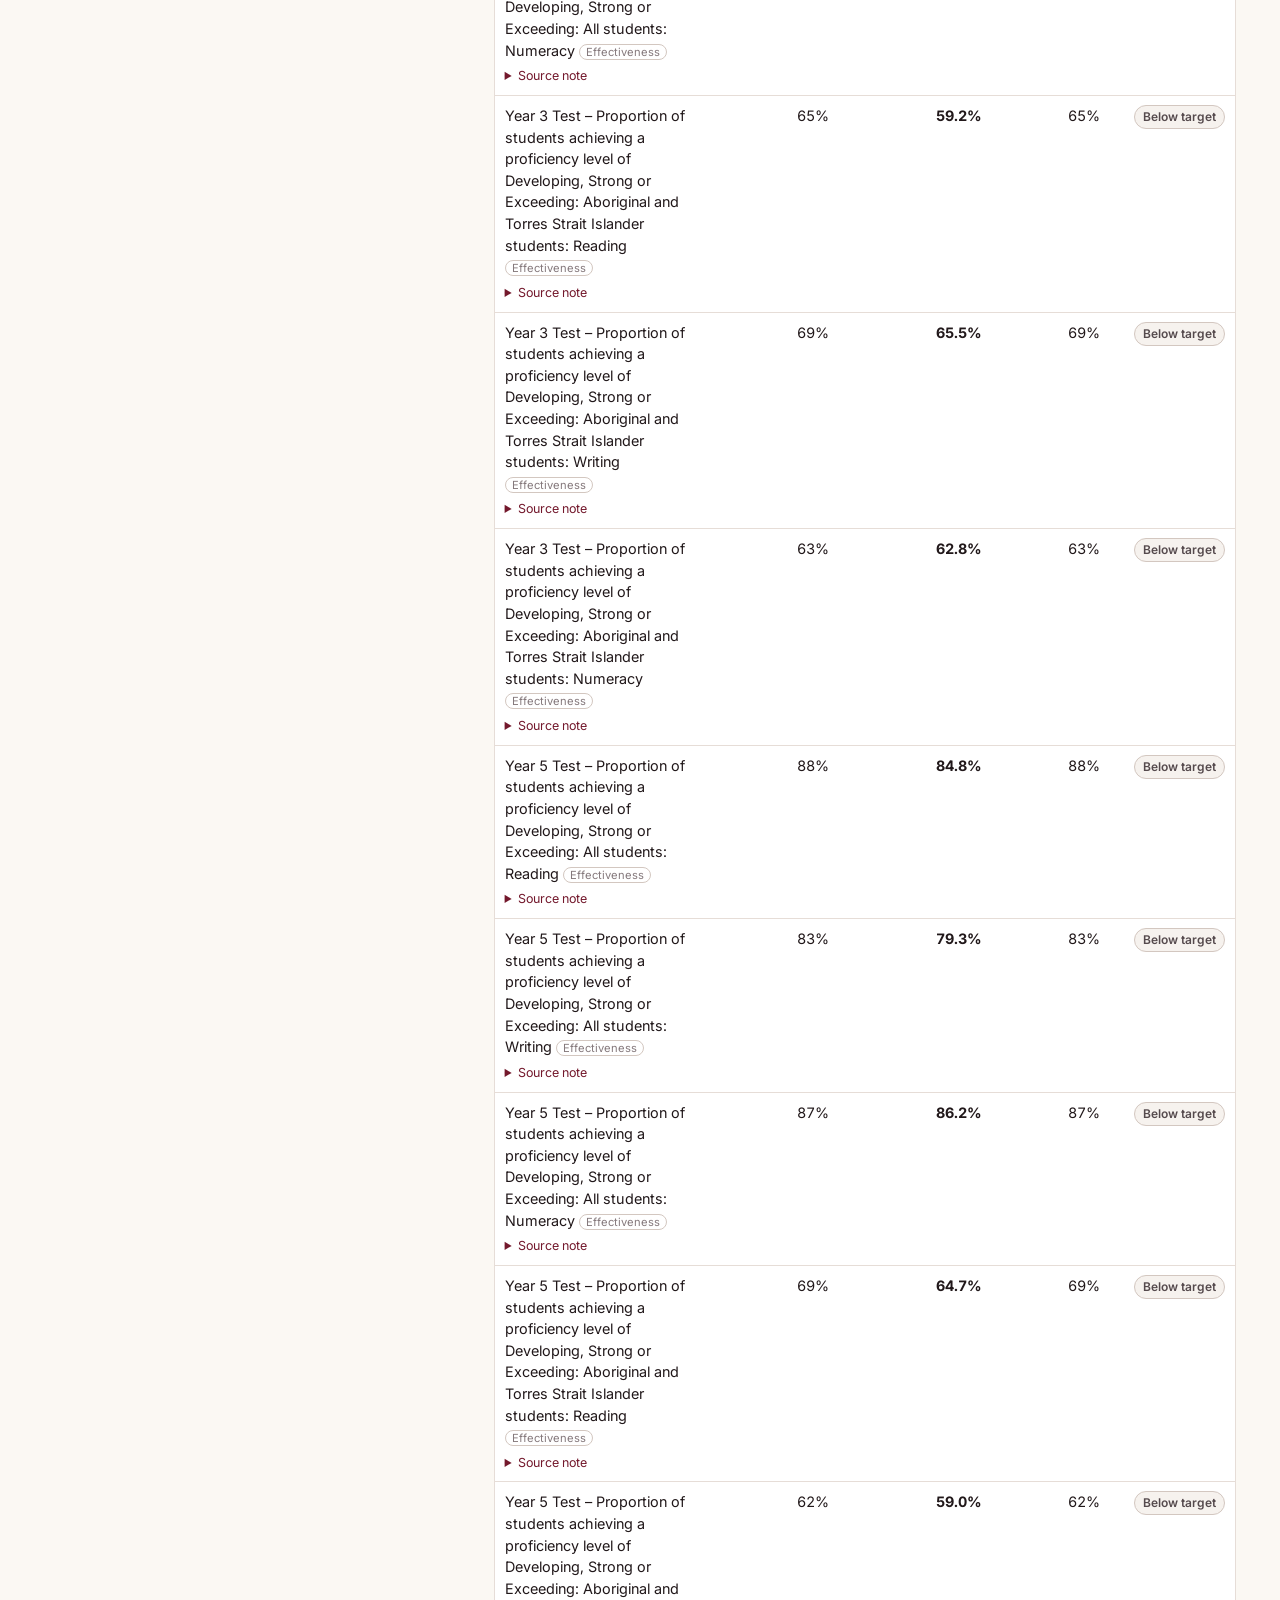
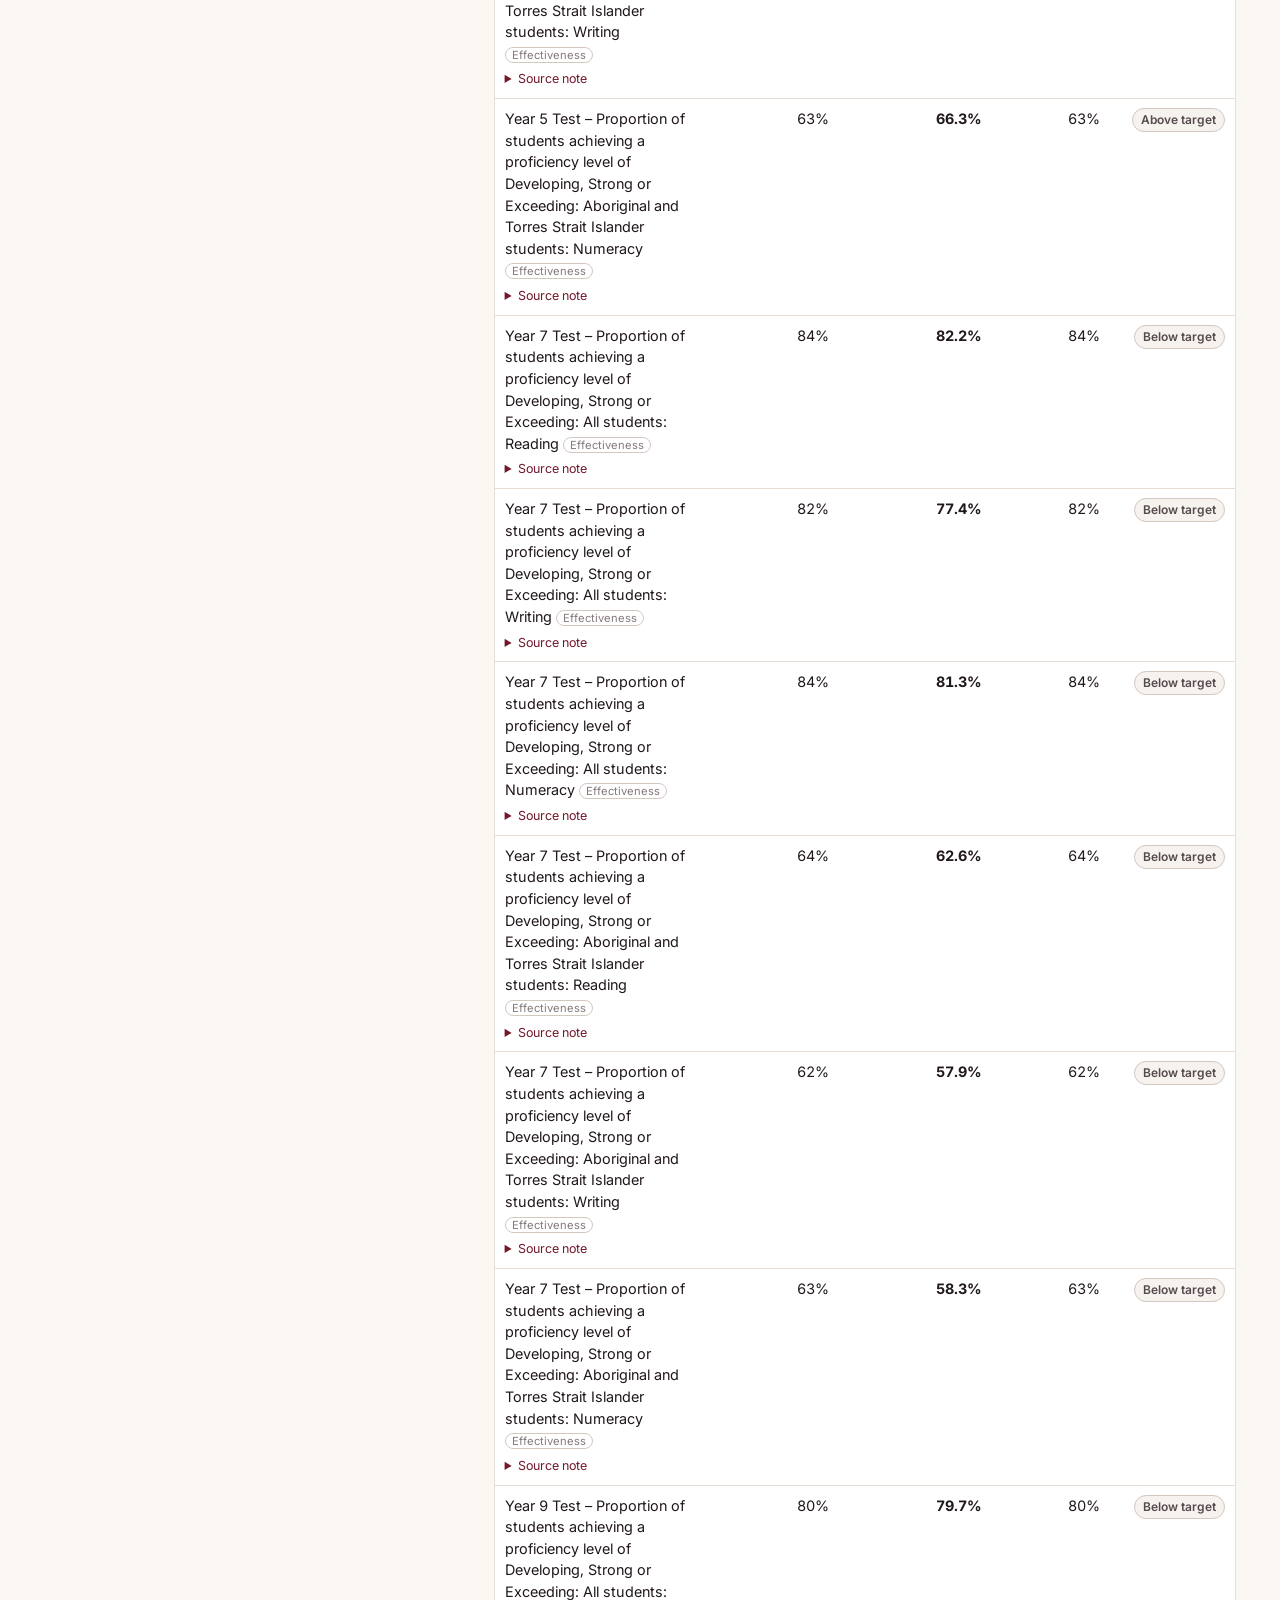
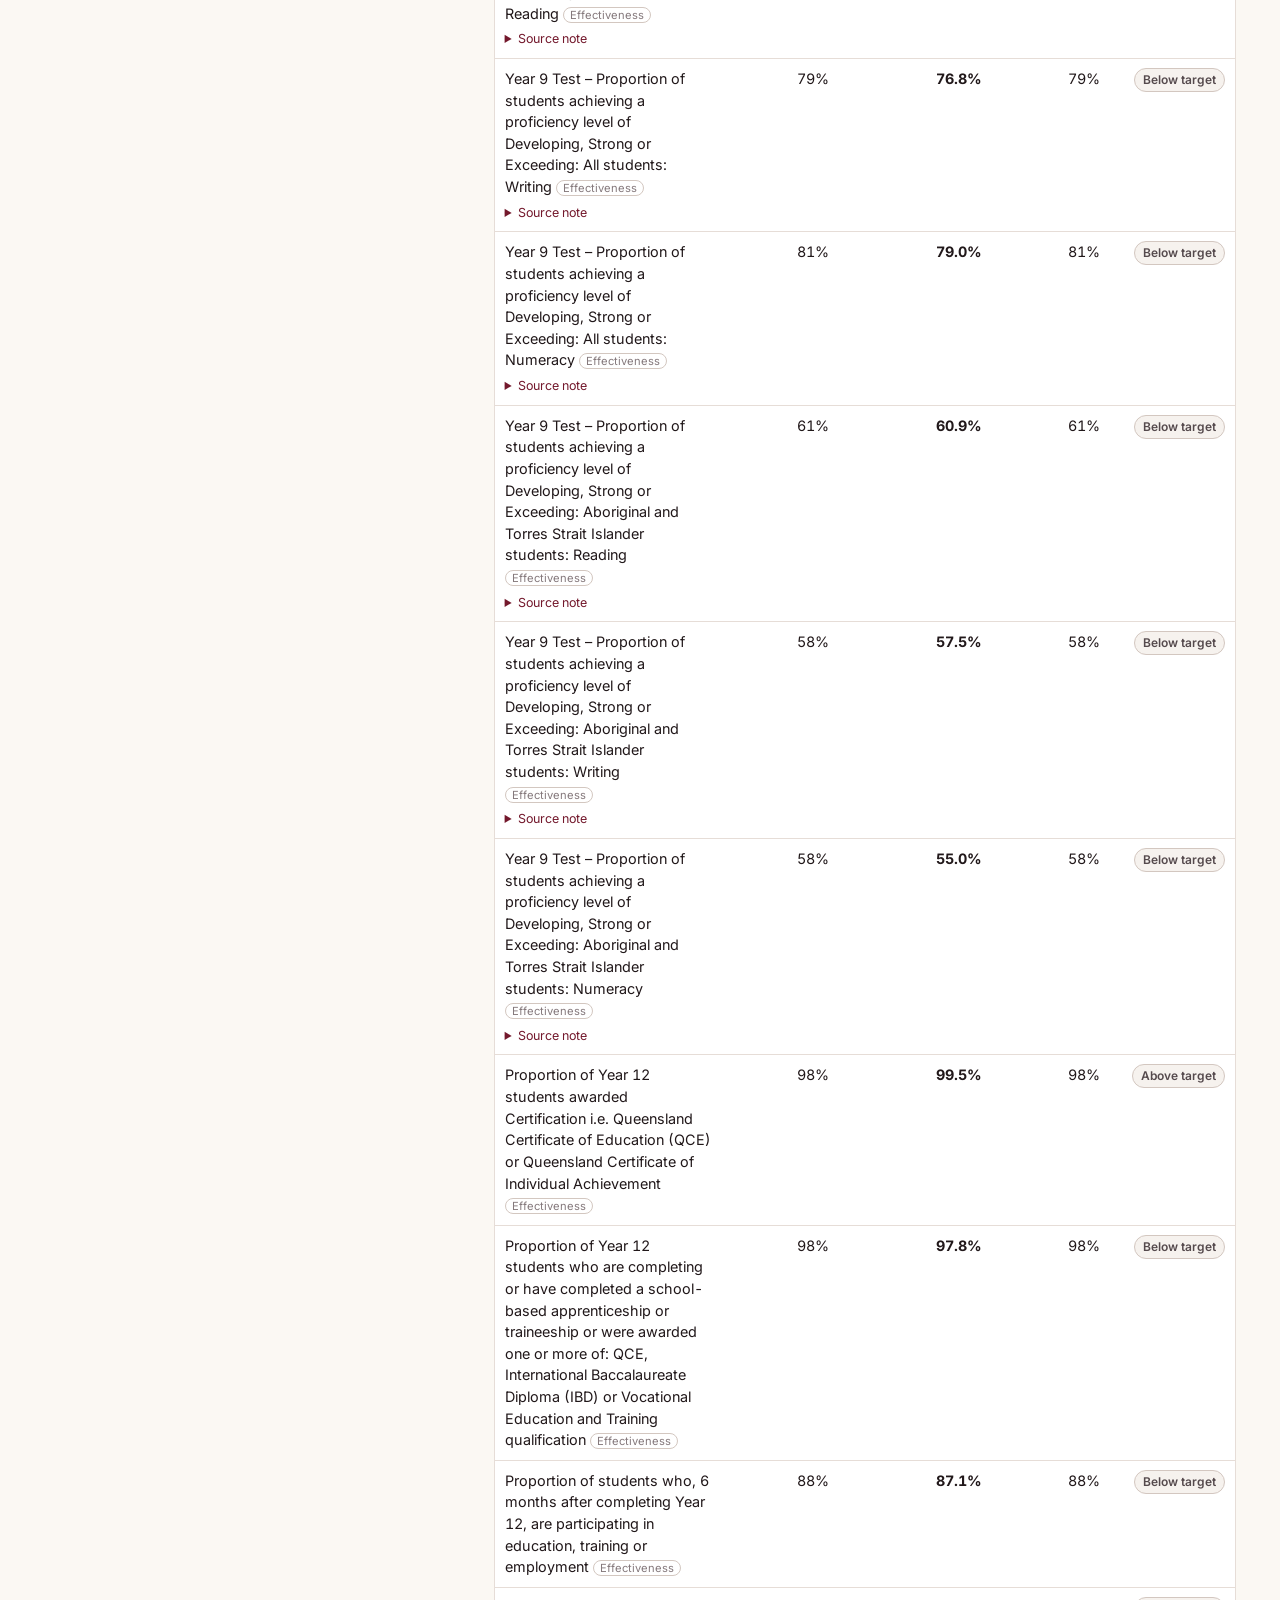
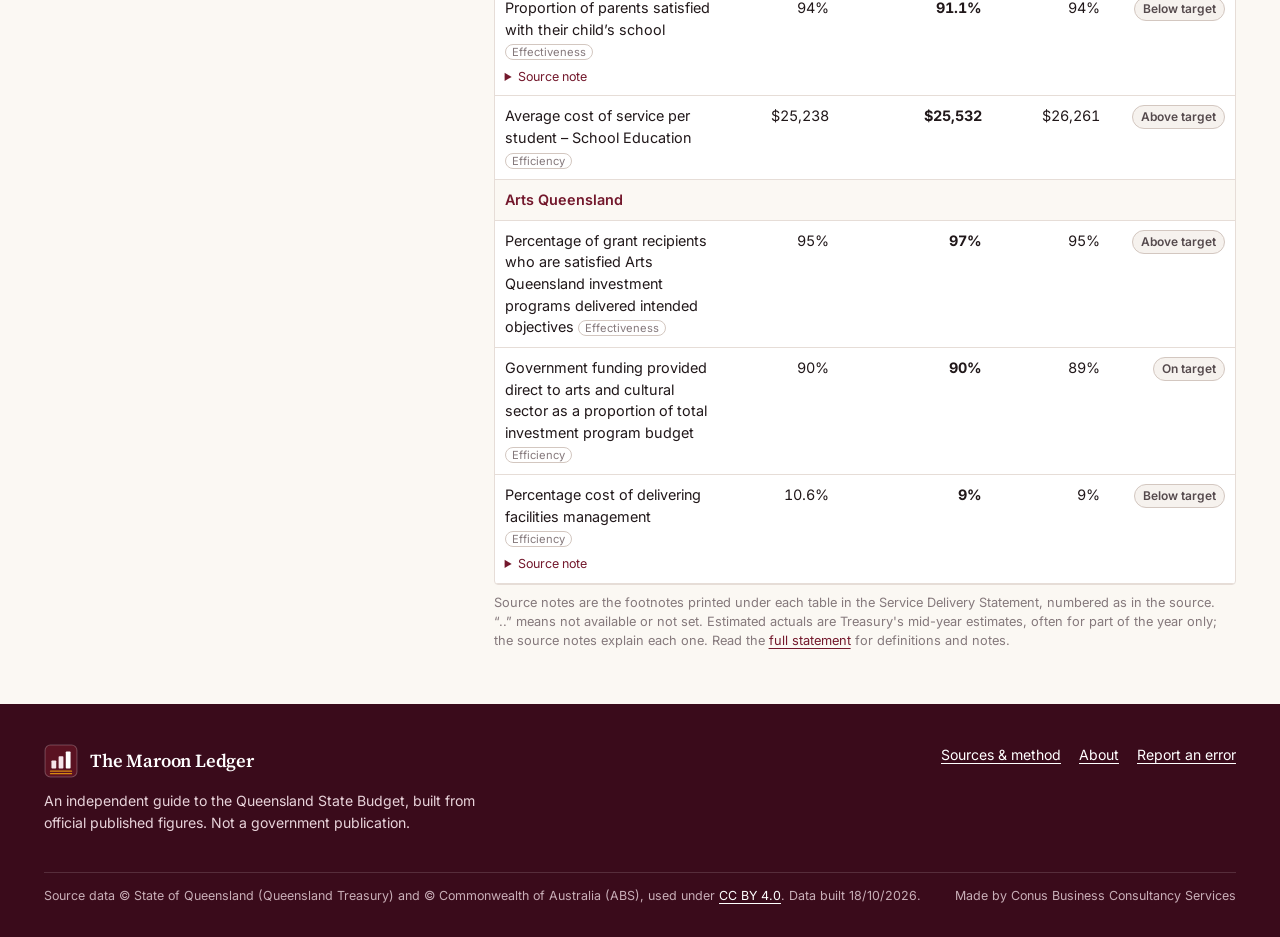
<file: portfolios.html>
<!doctype html>
<html lang="en-AU">
<head>
<meta charset="utf-8">
<meta name="viewport" content="width=device-width, initial-scale=1">
<title>Portfolios: The Maroon Ledger</title>
<meta name="description" content="Each Queensland department's 2026-27 Service Delivery Statement: spending by service area, staff and service standards, plus the 16 Hospital and Health Services.">
<link rel="icon" href="assets/icons/favicon.ico" sizes="16x16 32x32 48x48">
<link rel="icon" href="assets/icons/favicon.svg" type="image/svg+xml">
<link rel="apple-touch-icon" href="assets/icons/apple-touch-icon.png">
<link rel="manifest" href="assets/icons/site.webmanifest">
<meta name="theme-color" content="#73182c">
<link rel="preconnect" href="https://fonts.googleapis.com">
<link rel="stylesheet" href="https://fonts.googleapis.com/css2?family=Inter:wght@400;500;600;700&family=Source+Serif+4:opsz,wght@8..60,400;8..60,600&display=swap">
<link rel="stylesheet" href="assets/style.css">
</head>
<body data-page="portfolios">
<a class="skip" href="#content">Skip to content</a>
<header id="site-header"></header>
<div id="context-bar"></div>
<noscript><div class="noscript wrap">The Maroon Ledger needs JavaScript switched on to draw its tables and charts.</div></noscript>
<main id="content">
<section class="section"><div class="wrap">
  <h1>Portfolios.</h1>
  <p class="lede" style="margin:12px 0 18px">Each department's own Budget statement: what it spends on each service, how many people it employs, and how it measured up against the targets it set.</p>
  <div class="pf-kpis" id="pf-summary"></div>
  <div class="card tint small" style="margin:18px 0 24px"><b>Why these don't add up to the Budget total.</b> Departmental figures come from each portfolio's Service Delivery Statement. They include payments between agencies and exclude amounts a department administers on behalf of the State, so adding them up does not give the $105.8bn of General Government expenses. Read them department by department. Every statement shows three columns: the 2025–26 Budget, the 2025–26 estimated actual and the 2026–27 Budget; there are no projections beyond 2026–27.</div>
  <div class="pf-grid">
    <div>
      <div class="controls" style="margin:0 0 12px"><label class="ctl">Sort<select id="pf-sort"><option value="exp">2026–27 expenses</option><option value="chg">Change on 2025–26</option><option value="fte">Staff (FTEs)</option><option value="name">Name</option></select></label>
      <label class="ctl grow">Find<input type="search" id="pf-q" placeholder="Department or service, e.g. hospitals"></label></div>
      <div id="pf-list" class="pf-list"></div>
    </div>
    <div id="pf-detail" class="pf-detail" aria-live="polite"></div>
  </div>
</div></section>
</main>
<footer id="site-footer"></footer>
<script src="assets/data.js"></script>
<script src="assets/app.js"></script>
<script src="assets/pages.js"></script>
<script src="assets/pages-more.js"></script>
<script src="assets/pages-portfolios.js"></script>
</body>
</html>
</file>
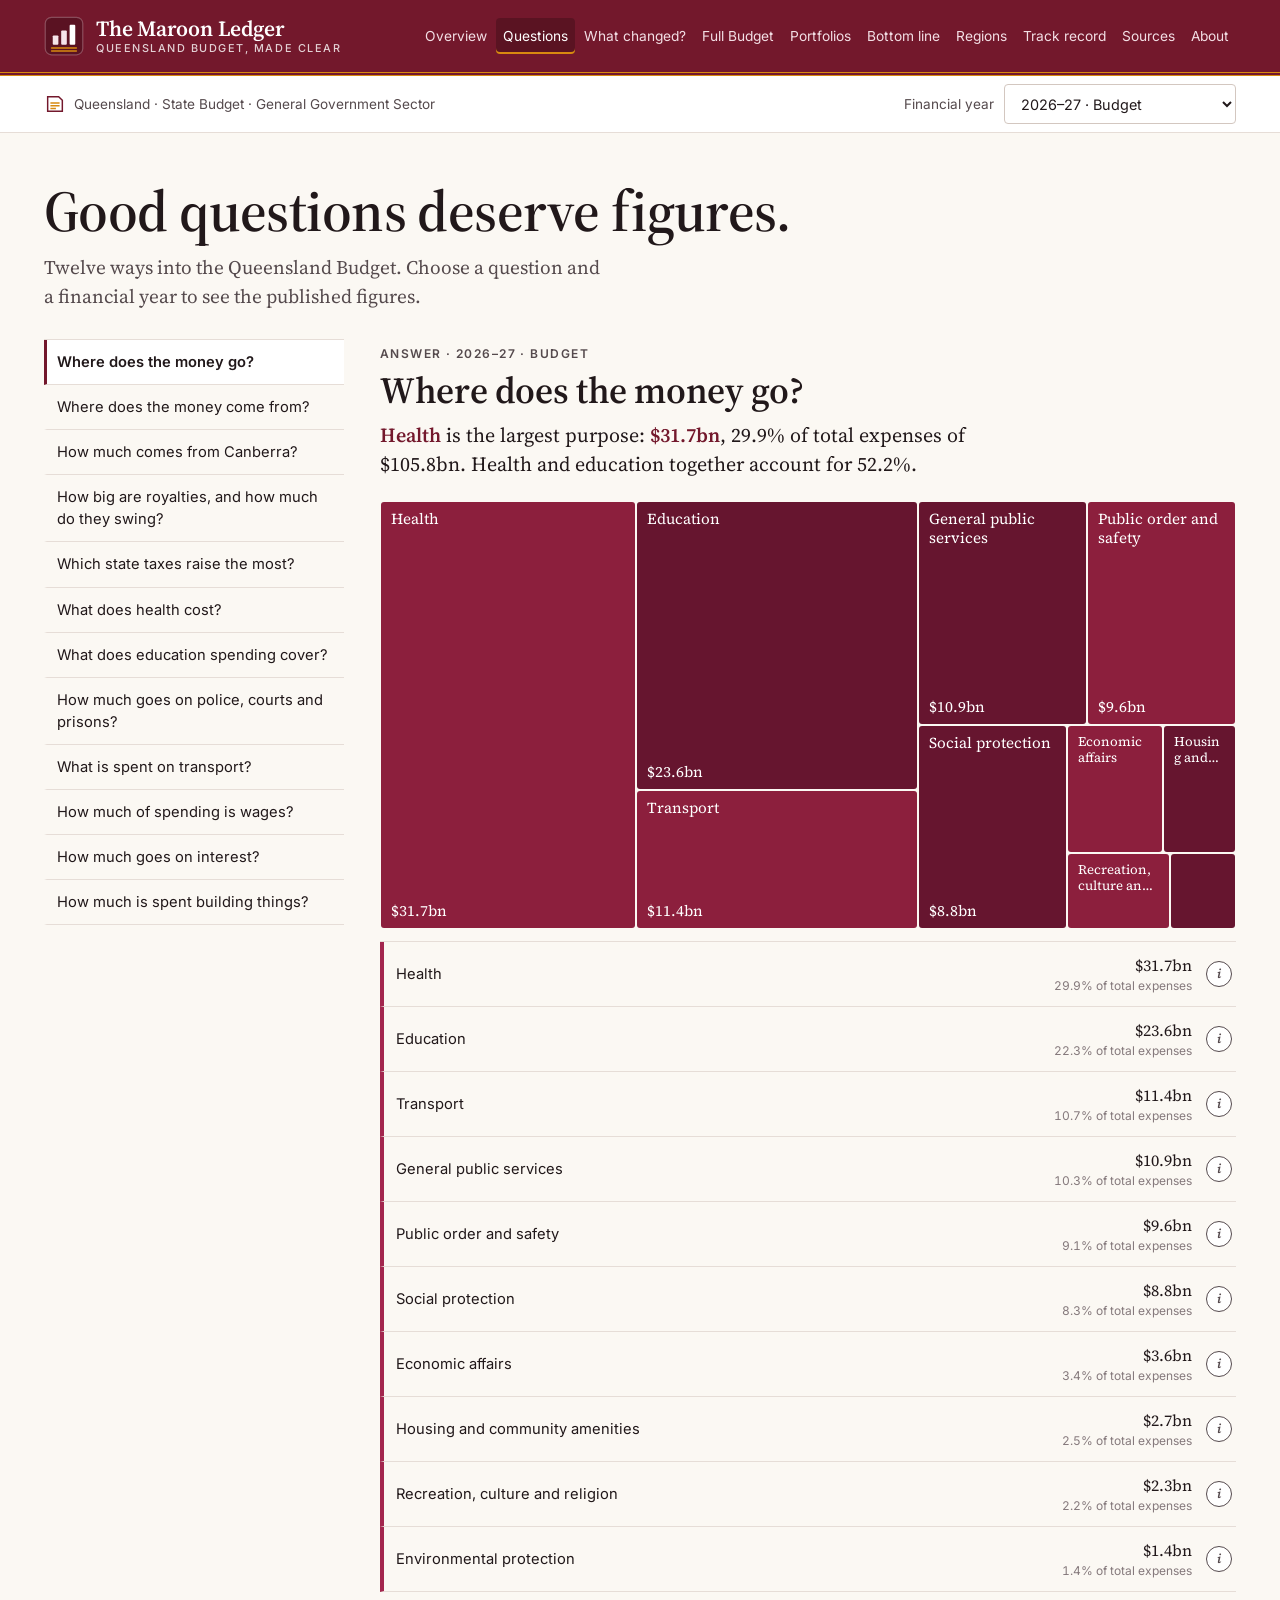
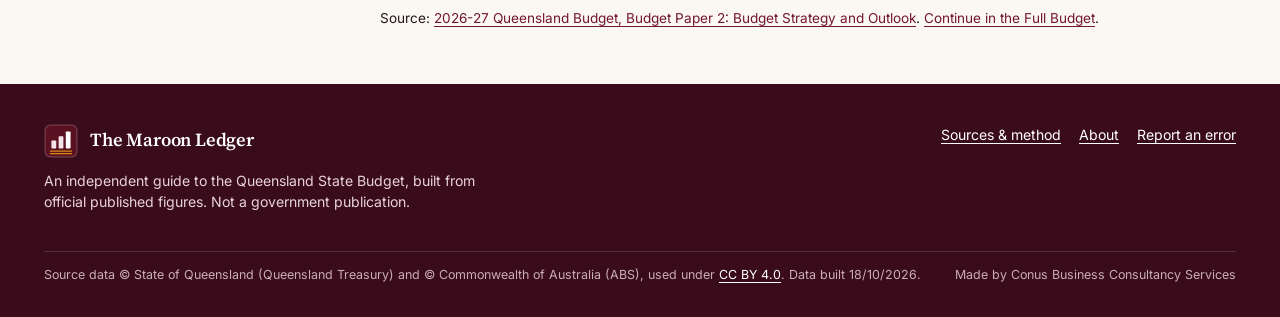
<file: questions.html>
<!doctype html>
<html lang="en-AU">
<head>
<meta charset="utf-8">
<meta name="viewport" content="width=device-width, initial-scale=1">
<title>Questions: The Maroon Ledger</title>
<meta name="description" content="Plain answers to common questions about the Queensland Budget, with the figures behind them.">
<link rel="icon" href="assets/icons/favicon.ico" sizes="16x16 32x32 48x48">
<link rel="icon" href="assets/icons/favicon.svg" type="image/svg+xml">
<link rel="apple-touch-icon" href="assets/icons/apple-touch-icon.png">
<link rel="manifest" href="assets/icons/site.webmanifest">
<meta name="theme-color" content="#73182c">
<link rel="preconnect" href="https://fonts.googleapis.com">
<link rel="stylesheet" href="https://fonts.googleapis.com/css2?family=Inter:wght@400;500;600;700&family=Source+Serif+4:opsz,wght@8..60,400;8..60,600&display=swap">
<link rel="stylesheet" href="assets/style.css">
</head>
<body data-page="questions">
<a class="skip" href="#content">Skip to content</a>
<header id="site-header"></header>
<div id="context-bar" data-year></div>
<noscript><div class="noscript wrap">The Maroon Ledger needs JavaScript switched on to draw its tables and charts.</div></noscript>
<main id="content">
<section class="section"><div class="wrap">
  <h1>Good questions deserve figures.</h1>
  <p class="lede" style="margin:12px 0 28px">Twelve ways into the Queensland Budget. Choose a question and a financial year to see the published figures.</p>
  <div class="q-layout"><div class="q-list" id="qlist" role="group" aria-label="Questions"></div><div class="answer" id="answer" aria-live="polite"></div></div>
</div></section>
</main>
<footer id="site-footer"></footer>
<script src="assets/data.js"></script>
<script src="assets/app.js"></script>
<script src="assets/pages.js"></script>
<script src="assets/pages-more.js"></script>
<script src="assets/pages-portfolios.js"></script>
</body>
</html>
</file>
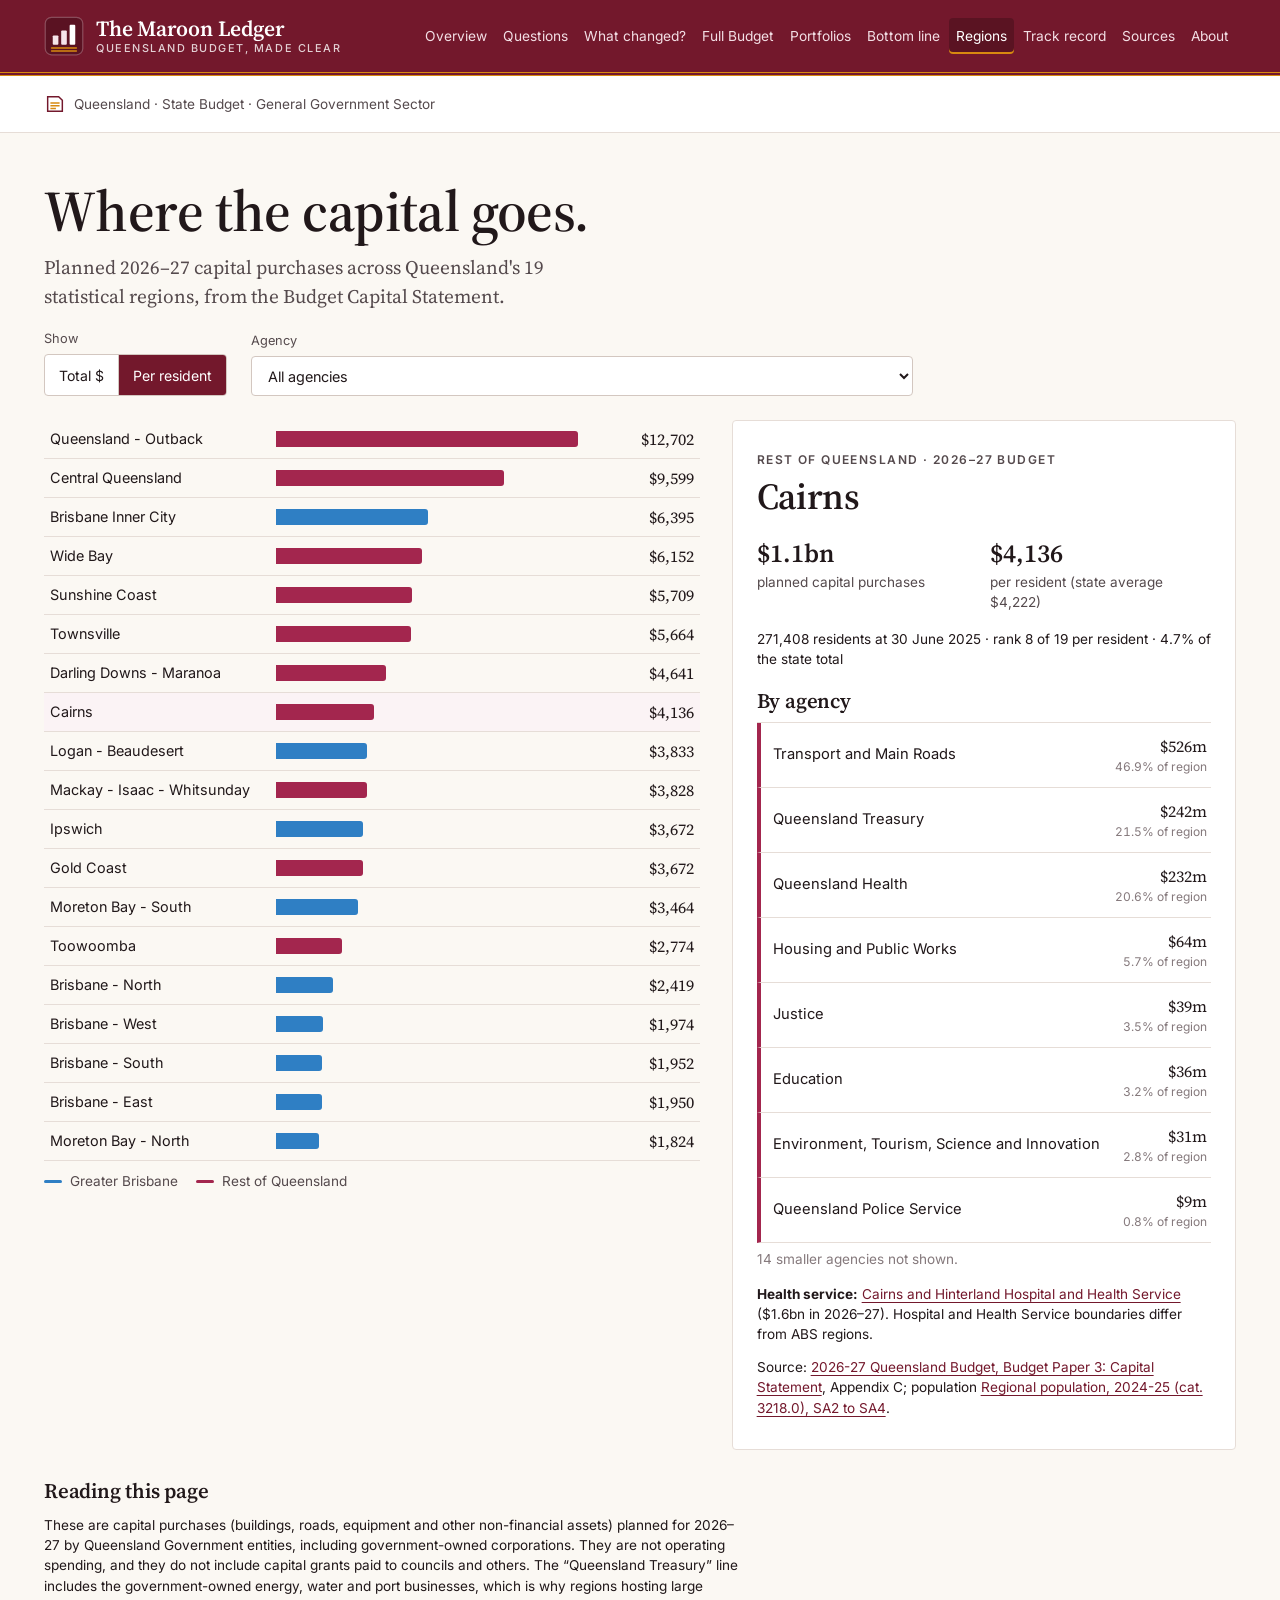
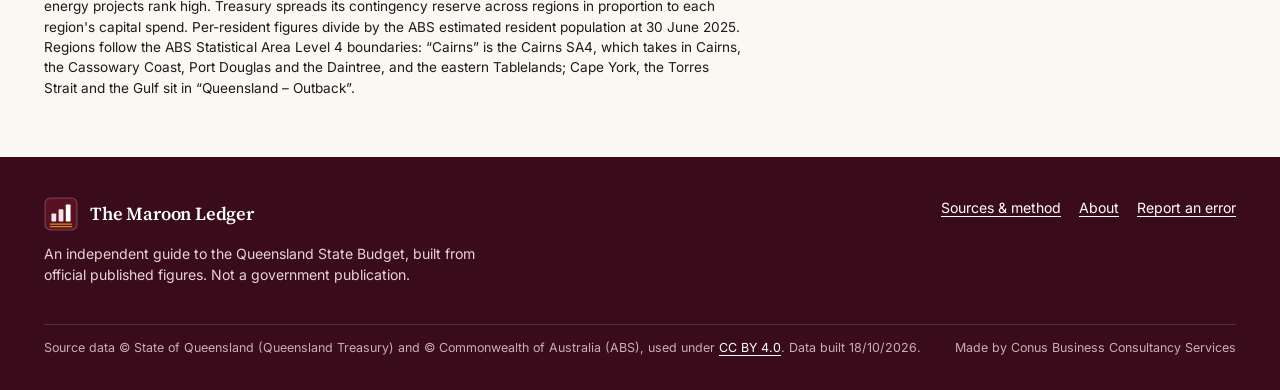
<file: regions.html>
<!doctype html>
<html lang="en-AU">
<head>
<meta charset="utf-8">
<meta name="viewport" content="width=device-width, initial-scale=1">
<title>Regions: The Maroon Ledger</title>
<meta name="description" content="Queensland's 2026-27 capital program by region, in total and per resident.">
<link rel="icon" href="assets/icons/favicon.ico" sizes="16x16 32x32 48x48">
<link rel="icon" href="assets/icons/favicon.svg" type="image/svg+xml">
<link rel="apple-touch-icon" href="assets/icons/apple-touch-icon.png">
<link rel="manifest" href="assets/icons/site.webmanifest">
<meta name="theme-color" content="#73182c">
<link rel="preconnect" href="https://fonts.googleapis.com">
<link rel="stylesheet" href="https://fonts.googleapis.com/css2?family=Inter:wght@400;500;600;700&family=Source+Serif+4:opsz,wght@8..60,400;8..60,600&display=swap">
<link rel="stylesheet" href="assets/style.css">
</head>
<body data-page="regions">
<a class="skip" href="#content">Skip to content</a>
<header id="site-header"></header>
<div id="context-bar"></div>
<noscript><div class="noscript wrap">The Maroon Ledger needs JavaScript switched on to draw its tables and charts.</div></noscript>
<main id="content">
<section class="section"><div class="wrap">
  <h1>Where the capital goes.</h1>
  <p class="lede" style="margin:12px 0 4px">Planned 2026–27 capital purchases across Queensland's 19 statistical regions, from the Budget Capital Statement.</p>
  <div class="controls"><label class="ctl">Show<span class="seg" id="metric"><button type="button" aria-pressed="false" data-v="total">Total $</button><button type="button" aria-pressed="true" data-v="pp">Per resident</button></span></label>
  <label class="ctl">Agency<select id="agency"><option value="">All agencies</option></select></label></div>
  <div class="grid-2 reg-grid" style="align-items:start">
    <div><div id="reg-chart"></div><div class="legend"><span><i style="background:#2f7fc4"></i>Greater Brisbane</span><span><i style="background:#a3264e"></i>Rest of Queensland</span></div></div>
    <div class="reg-detail card" id="reg-detail"></div>
  </div>
  <div class="prose" style="margin-top:28px"><h3>Reading this page</h3>
  <p class="small">These are capital purchases (buildings, roads, equipment and other non-financial assets) planned for 2026–27 by Queensland Government entities, including government-owned corporations. They are not operating spending, and they do not include capital grants paid to councils and others. The “Queensland Treasury” line includes the government-owned energy, water and port businesses, which is why regions hosting large energy projects rank high. Treasury spreads its contingency reserve across regions in proportion to each region's capital spend. Per-resident figures divide by the ABS estimated resident population at 30 June 2025. Regions follow the ABS Statistical Area Level 4 boundaries: “Cairns” is the Cairns SA4, which takes in Cairns, the Cassowary Coast, Port Douglas and the Daintree, and the eastern Tablelands; Cape York, the Torres Strait and the Gulf sit in “Queensland – Outback”.</p></div>
</div></section>
</main>
<footer id="site-footer"></footer>
<script src="assets/data.js"></script>
<script src="assets/app.js"></script>
<script src="assets/pages.js"></script>
<script src="assets/pages-more.js"></script>
<script src="assets/pages-portfolios.js"></script>
</body>
</html>
</file>
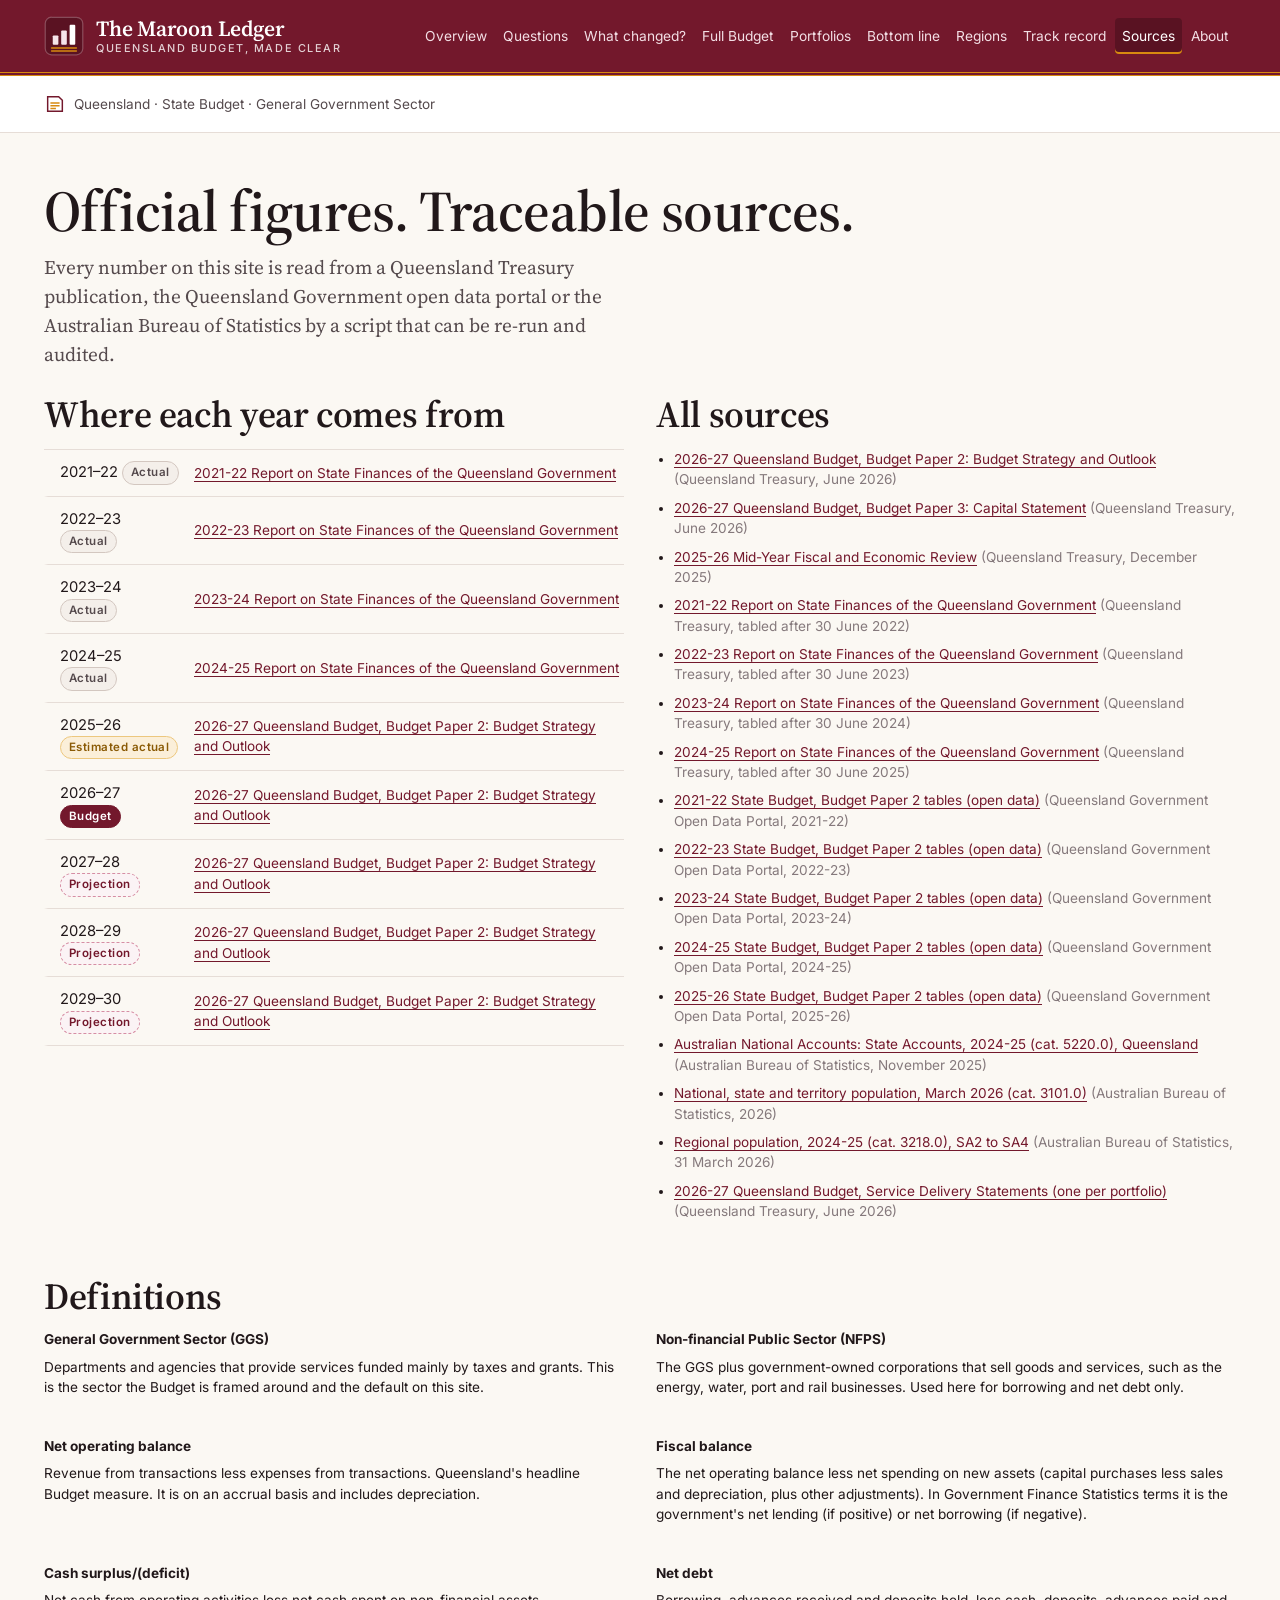
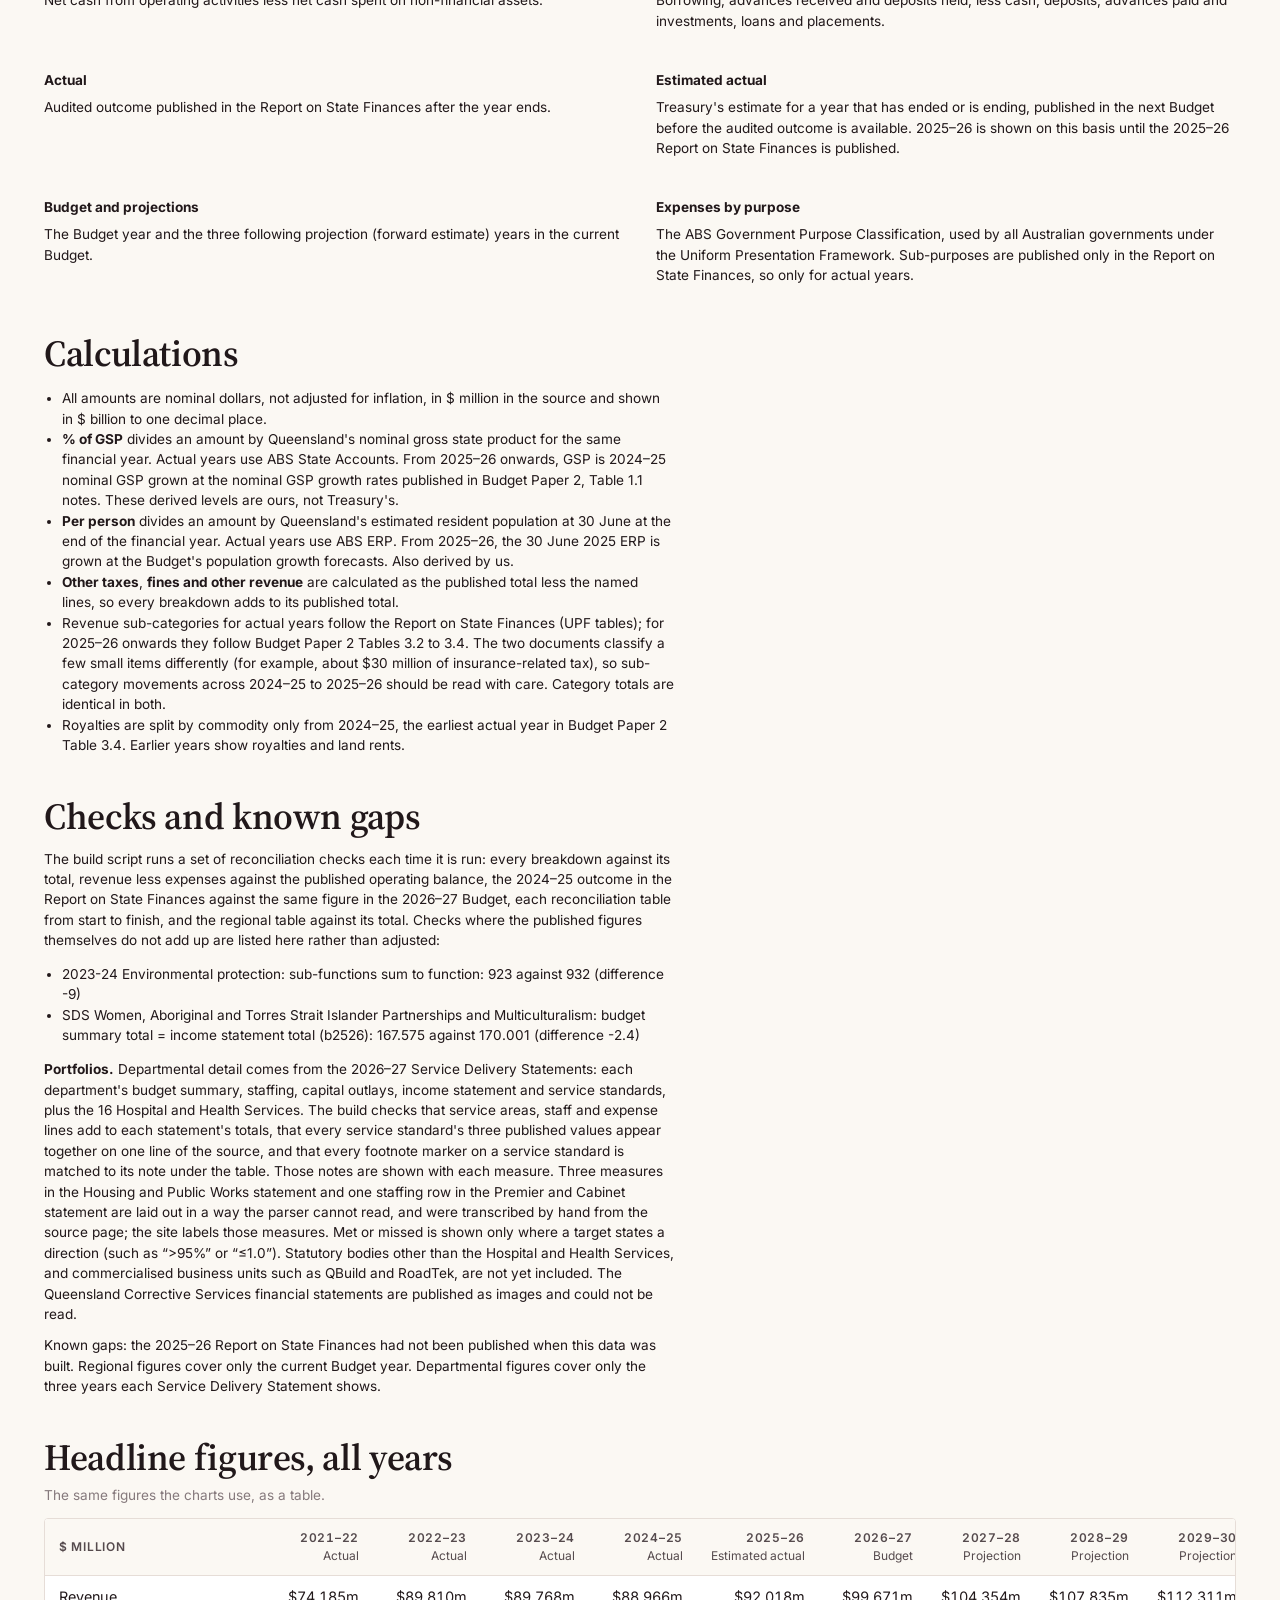
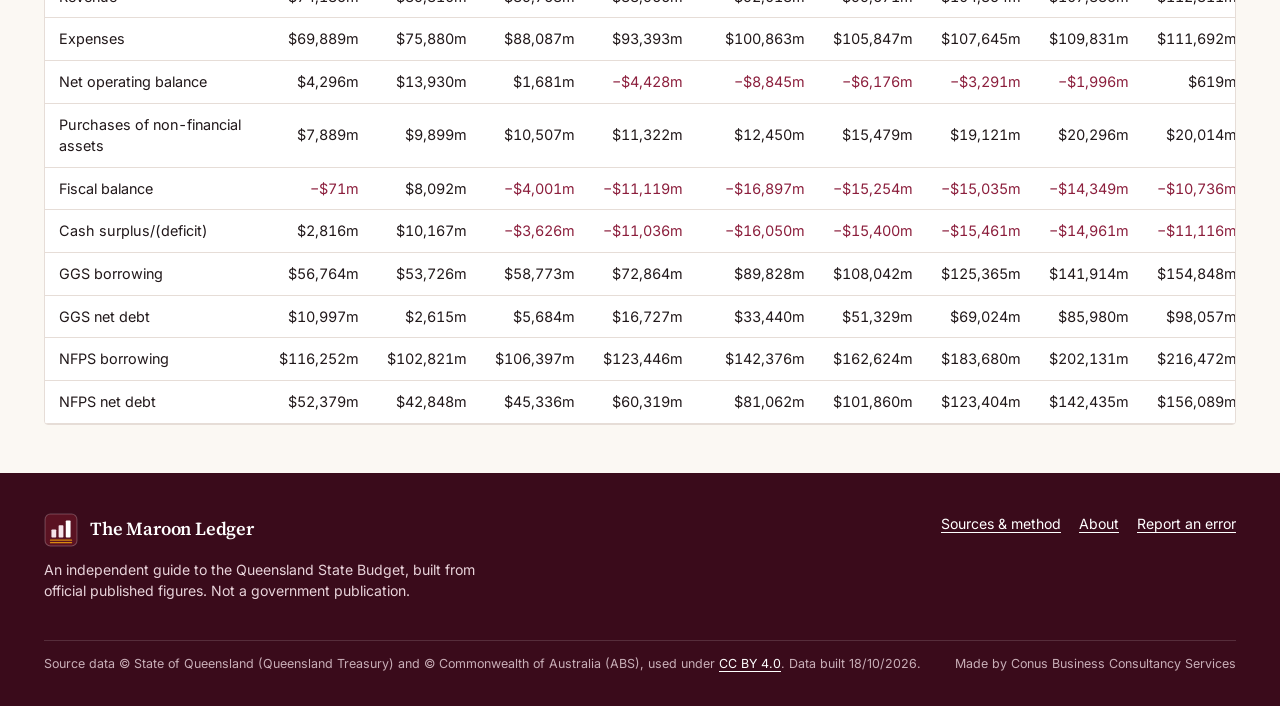
<file: sources.html>
<!doctype html>
<html lang="en-AU">
<head>
<meta charset="utf-8">
<meta name="viewport" content="width=device-width, initial-scale=1">
<title>Sources and method: The Maroon Ledger</title>
<meta name="description" content="The official sources, definitions, calculations and limitations behind The Maroon Ledger.">
<link rel="icon" href="assets/icons/favicon.ico" sizes="16x16 32x32 48x48">
<link rel="icon" href="assets/icons/favicon.svg" type="image/svg+xml">
<link rel="apple-touch-icon" href="assets/icons/apple-touch-icon.png">
<link rel="manifest" href="assets/icons/site.webmanifest">
<meta name="theme-color" content="#73182c">
<link rel="preconnect" href="https://fonts.googleapis.com">
<link rel="stylesheet" href="https://fonts.googleapis.com/css2?family=Inter:wght@400;500;600;700&family=Source+Serif+4:opsz,wght@8..60,400;8..60,600&display=swap">
<link rel="stylesheet" href="assets/style.css">
</head>
<body data-page="sources">
<a class="skip" href="#content">Skip to content</a>
<header id="site-header"></header>
<div id="context-bar"></div>
<noscript><div class="noscript wrap">The Maroon Ledger needs JavaScript switched on to draw its tables and charts.</div></noscript>
<main id="content">
<section class="section"><div class="wrap">
  <h1>Official figures. Traceable sources.</h1>
  <p class="lede" style="margin:12px 0 24px">Every number on this site is read from a Queensland Treasury publication, the Queensland Government open data portal or the Australian Bureau of Statistics by a script that can be re-run and audited.</p>
  <div id="sources-body"></div>
</div></section>
</main>
<footer id="site-footer"></footer>
<script src="assets/data.js"></script>
<script src="assets/app.js"></script>
<script src="assets/pages.js"></script>
<script src="assets/pages-more.js"></script>
<script src="assets/pages-portfolios.js"></script>
</body>
</html>
</file>
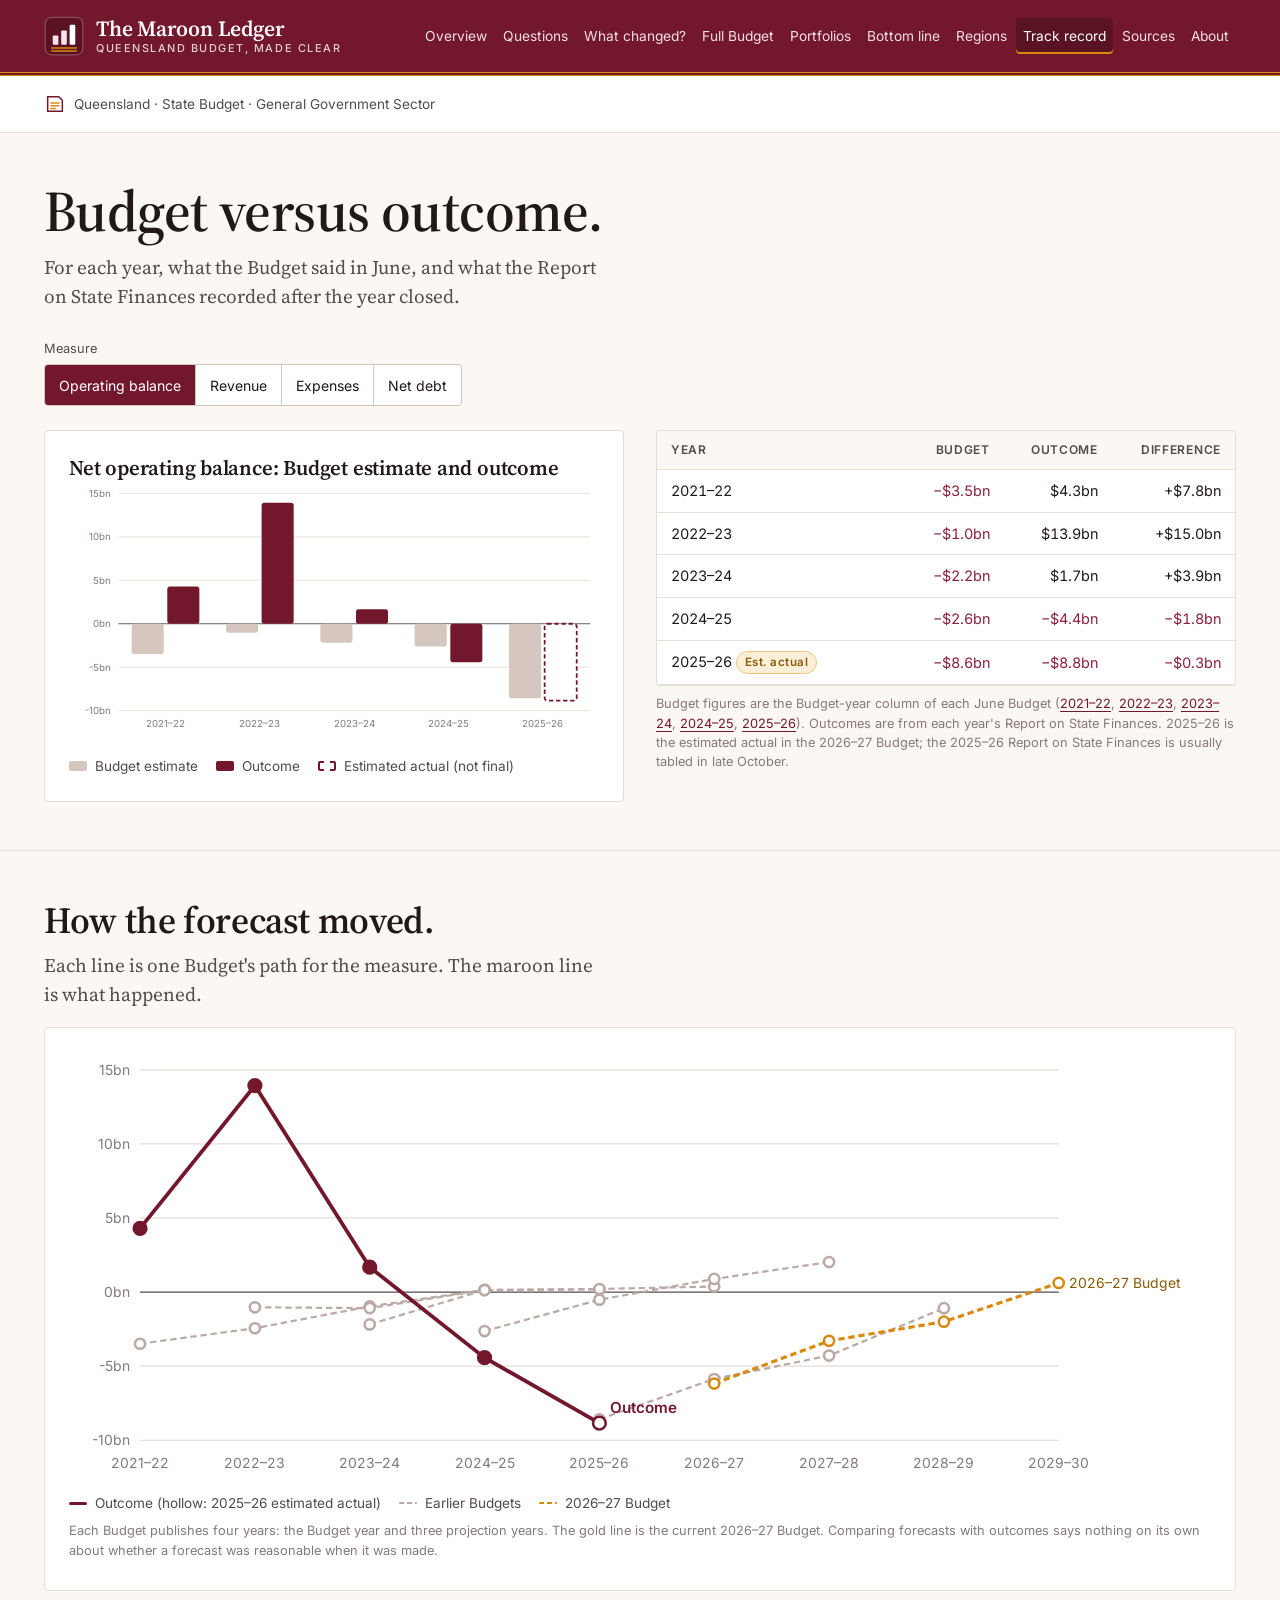
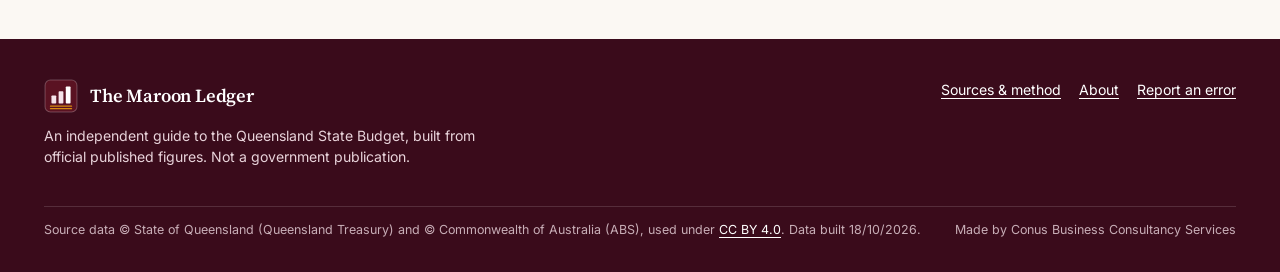
<file: track-record.html>
<!doctype html>
<html lang="en-AU">
<head>
<meta charset="utf-8">
<meta name="viewport" content="width=device-width, initial-scale=1">
<title>Track record: The Maroon Ledger</title>
<meta name="description" content="How Queensland Budget forecasts compared with what actually happened.">
<link rel="icon" href="assets/icons/favicon.ico" sizes="16x16 32x32 48x48">
<link rel="icon" href="assets/icons/favicon.svg" type="image/svg+xml">
<link rel="apple-touch-icon" href="assets/icons/apple-touch-icon.png">
<link rel="manifest" href="assets/icons/site.webmanifest">
<meta name="theme-color" content="#73182c">
<link rel="preconnect" href="https://fonts.googleapis.com">
<link rel="stylesheet" href="https://fonts.googleapis.com/css2?family=Inter:wght@400;500;600;700&family=Source+Serif+4:opsz,wght@8..60,400;8..60,600&display=swap">
<link rel="stylesheet" href="assets/style.css">
</head>
<body data-page="track">
<a class="skip" href="#content">Skip to content</a>
<header id="site-header"></header>
<div id="context-bar"></div>
<noscript><div class="noscript wrap">The Maroon Ledger needs JavaScript switched on to draw its tables and charts.</div></noscript>
<main id="content">
<section class="section"><div class="wrap">
  <h1>Budget versus outcome.</h1>
  <p class="lede" style="margin:12px 0 28px">For each year, what the Budget said in June, and what the Report on State Finances recorded after the year closed.</p>
  <div class="controls"><label class="ctl">Measure<span class="seg" id="measure"><button type="button" aria-pressed="true" data-v="nob">Operating balance</button><button type="button" aria-pressed="false" data-v="revenue">Revenue</button><button type="button" aria-pressed="false" data-v="expenses">Expenses</button><button type="button" aria-pressed="false" data-v="ggs_net_debt">Net debt</button></span></label></div>
  <div class="grid-2" style="align-items:start">
    <div class="card"><h3 id="tr-title"></h3><div class="chart" id="tr-chart"></div><div class="legend"><span><i style="background:#d6c6c0;height:10px"></i>Budget estimate</span><span><i style="background:#73182c;height:10px"></i>Outcome</span><span><i style="background:#fff;border:2px dashed #73182c;height:10px"></i>Estimated actual (not final)</span></div></div>
    <div><div class="tbl-wrap"><table class="ledger" id="tr-table"></table></div><p class="chart-note" id="tr-note"></p></div>
  </div>
</div></section>
<section class="section"><div class="wrap">
  <h2>How the forecast moved.</h2>
  <p class="lede" style="margin:10px 0 18px">Each line is one Budget's path for the measure. The maroon line is what happened.</p>
  <div class="card"><div class="chart" id="vint-chart"></div><div class="legend" id="vint-legend"></div>
  <p class="chart-note">Each Budget publishes four years: the Budget year and three projection years. The gold line is the current 2026–27 Budget. Comparing forecasts with outcomes says nothing on its own about whether a forecast was reasonable when it was made.</p></div>
</div></section>
</main>
<footer id="site-footer"></footer>
<script src="assets/data.js"></script>
<script src="assets/app.js"></script>
<script src="assets/pages.js"></script>
<script src="assets/pages-more.js"></script>
<script src="assets/pages-portfolios.js"></script>
</body>
</html>
</file>
<file: assets/style.css>
/* The Maroon Ledger — shared styles */
:root {
  --maroon-950: #3a0b1b;
  --maroon-900: #4f1024;
  --maroon-800: #66152f;
  --maroon-700: #73182c;   /* Queensland maroon */
  --maroon-600: #8c1f3d;
  --maroon-500: #a3264e;   /* chart series: money out */
  --maroon-300: #d68ea4;
  --maroon-200: #ebc3cf;
  --maroon-100: #f5e4ea;
  --maroon-50:  #fbf3f5;

  --blue-700: #1f5a8f;
  --blue-500: #2f7fc4;     /* chart series: money in */
  --blue-100: #e3eef8;
  --gold-700: #8a5a05;
  --gold-500: #d88a10;     /* chart series: balance / highlight */
  --gold-100: #fbefd9;

  --paper:   #fbf8f3;
  --card:    #ffffff;
  --ink:     #21181a;
  --ink-2:   #554a4d;
  --muted:   #85797c;
  --rule:    #e6ddd7;
  --rule-2:  #d3c7c0;
  --neg:     #8c1f3d;
  --pos:     #1f5a8f;

  --serif: "Source Serif 4", "Source Serif Pro", Georgia, "Times New Roman", serif;
  --sans: "Inter", system-ui, -apple-system, "Segoe UI", Roboto, Arial, sans-serif;
  --radius: 4px;
  --wrap: 1240px;
}

* { box-sizing: border-box; }
html { -webkit-text-size-adjust: 100%; }
body {
  margin: 0; background: var(--paper); color: var(--ink);
  font-family: var(--sans); font-size: 16px; line-height: 1.5;
}
a { color: var(--maroon-700); text-underline-offset: 3px; }
a:hover { color: var(--maroon-900); }
h1, h2, h3, h4 { font-family: var(--serif); font-weight: 600; letter-spacing: -0.01em; color: var(--ink); margin: 0; }
h1 { font-size: clamp(2.2rem, 5vw, 3.6rem); line-height: 1.05; }
h2 { font-size: clamp(1.6rem, 3.2vw, 2.3rem); line-height: 1.15; }
h3 { font-size: 1.3rem; line-height: 1.25; }
p { margin: 0.5em 0; }
.wrap { max-width: var(--wrap); margin: 0 auto; padding: 0 24px; }
.skip { position: absolute; left: -9999px; }
.skip:focus { left: 16px; top: 8px; background: var(--card); padding: 8px 12px; z-index: 50; }
.tnum { font-variant-numeric: tabular-nums; }
.muted { color: var(--muted); }
.small { font-size: 0.85rem; }
.eyebrow { font-size: 0.75rem; letter-spacing: 0.12em; text-transform: uppercase; color: var(--ink-2); font-weight: 600; }
.lede { font-family: var(--serif); font-size: 1.2rem; color: var(--ink-2); max-width: 56ch; }
.prose { max-width: 70ch; }
.prose p { margin: 0.8em 0; }

/* ---------- header ---------- */
.site-header { background: var(--maroon-700); color: #fff; border-bottom: 4px double var(--gold-500); }
.site-header .wrap { display: flex; align-items: center; gap: 24px; min-height: 72px; }
.brand { display: flex; align-items: center; gap: 12px; color: #fff; text-decoration: none; flex: none; }
.brand:hover { color: #fff; }
.brand svg { width: 40px; height: 40px; flex: none; }
.brand-name { font-family: var(--serif); font-size: 1.35rem; font-weight: 600; letter-spacing: -0.01em; line-height: 1; }
.brand-name small { display: block; font-family: var(--sans); font-size: 0.68rem; font-weight: 500; letter-spacing: 0.14em; text-transform: uppercase; opacity: 0.8; margin-top: 4px; }
.nav { margin-left: auto; display: flex; gap: 2px; overflow-x: auto; scrollbar-width: none; }
.nav::-webkit-scrollbar { display: none; }
.nav a { color: #f3dfe5; text-decoration: none; font-size: 0.86rem; padding: 8px 7px; border-radius: var(--radius); white-space: nowrap; }
.nav a:hover { background: rgba(255,255,255,0.1); color: #fff; }
.nav a[aria-current="page"] { color: #fff; background: rgba(0,0,0,0.22); box-shadow: inset 0 -2px 0 var(--gold-500); }

.context-bar { border-bottom: 1px solid var(--rule); background: var(--card); }
.context-bar .wrap { display: flex; align-items: center; gap: 16px; min-height: 56px; flex-wrap: wrap; padding-top: 8px; padding-bottom: 8px; }
.context-bar .where { font-size: 0.85rem; color: var(--ink-2); display: flex; align-items: center; gap: 8px; }
.context-bar .where svg { width: 22px; height: 22px; }
.yearpick { margin-left: auto; display: flex; align-items: center; gap: 10px; font-size: 0.85rem; color: var(--ink-2); }

select, input[type="search"], input[type="text"] {
  font: inherit; font-size: 0.9rem; color: var(--ink); background: var(--card);
  border: 1px solid var(--rule-2); border-radius: var(--radius); padding: 9px 12px; min-height: 40px;
}
select:focus, input:focus, button:focus-visible, a:focus-visible { outline: 2px solid var(--gold-500); outline-offset: 2px; }

.seg { display: inline-flex; flex-wrap: wrap; max-width: 100%; border: 1px solid var(--rule-2); border-radius: var(--radius); overflow: hidden; background: var(--card); }
.seg button { font: inherit; font-size: 0.88rem; border: 0; background: transparent; color: var(--ink); padding: 9px 14px; cursor: pointer; min-height: 40px; }
.seg button + button { border-left: 1px solid var(--rule-2); }
.seg button[aria-pressed="true"] { background: var(--maroon-700); color: #fff; }

.btn-link { font: inherit; background: none; border: 0; padding: 0; color: var(--maroon-700); text-decoration: underline; text-underline-offset: 3px; cursor: pointer; }
.arrow-link { font-size: 0.92rem; font-weight: 500; }
.arrow-link::after { content: " →"; }

/* ---------- status pills ---------- */
.pill { display: inline-block; font-size: 0.72rem; font-weight: 600; letter-spacing: 0.04em; padding: 2px 8px; border-radius: 99px; vertical-align: middle; border: 1px solid; }
.pill.actual { color: var(--ink-2); border-color: var(--rule-2); background: #f4efea; }
.pill.estimate { color: var(--gold-700); border-color: #ecc77e; background: var(--gold-100); }
.pill.budget { color: #fff; border-color: var(--maroon-700); background: var(--maroon-700); }
.pill.projection { color: var(--maroon-700); border-color: var(--maroon-300); background: var(--maroon-50); border-style: dashed; }

/* ---------- sections ---------- */
main { display: block; }
.section { padding: 48px 0; border-bottom: 1px solid var(--rule); }
.section:last-child { border-bottom: 0; }
.section-head { display: flex; align-items: flex-end; justify-content: space-between; gap: 16px; flex-wrap: wrap; margin-bottom: 20px; }
.section-head p { color: var(--ink-2); max-width: 70ch; }
.grid-2 { display: grid; grid-template-columns: 1fr 1fr; gap: 32px; }
.grid-2 > *, .grid-3 > *, .q-layout > *, .pf-grid > * { min-width: 0; }
.grid-3 { display: grid; grid-template-columns: repeat(3, 1fr); gap: 24px; }
.card { background: var(--card); border: 1px solid var(--rule); border-radius: var(--radius); padding: 24px; }
.card.tint { background: var(--maroon-50); border-color: var(--maroon-100); }

/* ---------- hero ---------- */
.hero { padding: 40px 0 36px; border-bottom: 1px solid var(--ink); }
.hero .wrap { display: grid; grid-template-columns: 1.25fr 1fr; gap: 48px; align-items: start; }
.hero h1 em { font-style: normal; color: var(--maroon-700); }
.summary { border-top: 3px solid var(--maroon-700); padding-top: 16px; }
.summary .row { display: grid; grid-template-columns: 1fr auto 1fr; gap: 16px; align-items: end; }
.summary .fig { font-family: var(--serif); font-size: clamp(1.8rem, 3.4vw, 2.6rem); line-height: 1; font-variant-numeric: tabular-nums; }
.summary .lab { font-size: 0.85rem; color: var(--ink-2); }
.summary .right { text-align: right; }
.inout { display: flex; gap: 8px; align-items: flex-end; height: 92px; }
.inout div { width: 30px; border-radius: 3px 3px 0 0; }
.inout .in { background: var(--blue-500); }
.inout .out { background: var(--maroon-500); }
.inout-lab { display: flex; gap: 8px; font-size: 0.72rem; color: var(--muted); justify-content: center; }
.inout-lab span { width: 30px; text-align: center; }
.balance-line { margin-top: 18px; padding-top: 14px; border-top: 1px solid var(--rule-2); display: flex; justify-content: space-between; align-items: baseline; gap: 12px; flex-wrap: wrap; }
.balance-line .fig { font-size: clamp(1.6rem, 3vw, 2.2rem); }
.balance-line .double { border-bottom: 4px double var(--ink); padding-bottom: 2px; }
.subfigs { display: grid; grid-template-columns: 1fr 1fr; gap: 12px; margin-top: 14px; font-size: 0.85rem; color: var(--ink-2); }
.subfigs b { font-family: var(--serif); font-weight: 600; font-size: 1.1rem; color: var(--ink); display: block; }

/* ---------- treemap ---------- */
.tm-wrap { position: relative; }
.tm-head { display: flex; justify-content: space-between; align-items: baseline; border-bottom: 1px solid var(--rule-2); padding-bottom: 10px; margin-bottom: 12px; gap: 12px; }
.tm-head .fig { font-family: var(--serif); font-size: 2rem; font-variant-numeric: tabular-nums; }
.crumbs { font-size: 0.85rem; min-height: 1.4em; margin-bottom: 8px; color: var(--ink-2); }
.crumbs button { font: inherit; background: none; border: 0; padding: 0; color: var(--maroon-700); text-decoration: underline; cursor: pointer; }
.treemap { position: relative; width: 100%; aspect-ratio: 4 / 3; background: var(--paper); }
.tm-tile { position: absolute; overflow: hidden; border-radius: 3px; padding: 8px 10px; color: #fff; font-family: var(--serif); font-size: 0.95rem; line-height: 1.2; cursor: default; display: flex; flex-direction: column; justify-content: space-between; transition: filter 0.15s; border: 0; text-align: left; }
.tm-tile.can-drill { cursor: pointer; }
.tm-tile:hover, .tm-tile:focus-visible { filter: brightness(1.12); }
.tm-tile .n { display: -webkit-box; -webkit-line-clamp: 3; -webkit-box-orient: vertical; overflow: hidden; overflow-wrap: anywhere; hyphens: auto; }
.tm-tile .v { font-variant-numeric: tabular-nums; font-size: 0.95rem; white-space: nowrap; }
.tm-tile.tiny .n, .tm-tile.tiny .v { display: none; }
.tm-tile.small .v { display: none; }
.tm-tile.small .n { -webkit-line-clamp: 2; font-size: 0.82rem; }
.rev .tm-tile { background: var(--blue-700); }
.rev .tm-tile:nth-child(even) { background: #2a6aa6; }
.exp .tm-tile { background: var(--maroon-600); }
.exp .tm-tile:nth-child(even) { background: var(--maroon-800); }
.tm-note { font-size: 0.8rem; color: var(--muted); margin-top: 8px; }

/* ---------- list rows ---------- */
.rows { border-top: 1px solid var(--rule); }
.rowi { display: grid; grid-template-columns: 1fr auto auto; gap: 14px; align-items: center; padding: 11px 4px 11px 12px; border-bottom: 1px solid var(--rule); border-left: 4px solid transparent; }
.rev .rowi { border-left-color: var(--blue-500); }
.exp .rowi { border-left-color: var(--maroon-500); }
.rowi .n { font-size: 0.92rem; }
.rowi .n button { font: inherit; background: none; border: 0; padding: 0; color: var(--ink); cursor: pointer; text-align: left; text-decoration: underline; text-decoration-color: var(--rule-2); text-underline-offset: 3px; }
.rowi .n button::after { content: " ↘"; color: var(--muted); }
.rowi .v { text-align: right; font-family: var(--serif); font-variant-numeric: tabular-nums; }
.rowi .v small { display: block; font-family: var(--sans); font-size: 0.75rem; color: var(--muted); }
.info { width: 26px; height: 26px; border-radius: 50%; border: 1px solid var(--ink-2); background: var(--card); color: var(--ink-2); font-family: var(--serif); font-style: italic; font-weight: 600; cursor: pointer; font-size: 0.8rem; line-height: 1; flex: none; }
.info:hover { background: var(--maroon-50); }

/* ---------- popover / dialog ---------- */
dialog.pop { border: 1px solid var(--rule-2); border-radius: 6px; padding: 0; max-width: min(520px, calc(100vw - 32px)); box-shadow: 0 18px 50px rgba(40, 10, 20, 0.25); color: var(--ink); background: var(--card); }
dialog.pop::backdrop { background: rgba(33, 24, 26, 0.35); }
.pop-body { padding: 22px 24px 18px; }
.pop-body h3 { margin-bottom: 8px; }
.pop-body dl { display: grid; grid-template-columns: auto 1fr; gap: 6px 14px; font-size: 0.88rem; margin: 14px 0; }
.pop-body dt { color: var(--muted); }
.pop-body dd { margin: 0; }
.pop-foot { display: flex; justify-content: flex-end; padding: 10px 16px; border-top: 1px solid var(--rule); background: var(--paper); }
.pop-foot button { font: inherit; border: 1px solid var(--rule-2); background: var(--card); border-radius: var(--radius); padding: 7px 14px; cursor: pointer; }

/* ---------- charts ---------- */
.chart { width: 100%; }
.chart svg { display: block; width: 100%; height: auto; overflow: visible; }
.chart .grid line { stroke: var(--rule); }
.chart .axis text, .chart text.axis { fill: var(--muted); font-size: 11px; font-family: var(--sans); }
.chart .zero { stroke: var(--ink-2); stroke-width: 1; }
.legend { display: flex; gap: 18px; flex-wrap: wrap; font-size: 0.85rem; color: var(--ink-2); margin-top: 10px; }
.legend span { display: inline-flex; align-items: center; gap: 8px; }
.legend i { width: 18px; height: 3px; border-radius: 2px; display: inline-block; }
.legend i.dash { background: repeating-linear-gradient(90deg, currentColor 0 5px, transparent 5px 8px) !important; height: 2px; }
.chart-note { font-size: 0.8rem; color: var(--muted); margin-top: 8px; }
.tip { position: fixed; pointer-events: none; z-index: 60; background: var(--ink); color: #fff; font-size: 0.82rem; padding: 8px 10px; border-radius: 4px; max-width: 280px; line-height: 1.4; opacity: 0; transition: opacity 0.1s; }
.tip.on { opacity: 1; }
.tip b { font-weight: 600; }
.tip .sw { display: inline-block; width: 9px; height: 9px; border-radius: 2px; margin-right: 6px; }

/* ---------- debt ---------- */
.debt-grid { display: grid; grid-template-columns: repeat(3, 1fr); border-top: 1px solid var(--rule-2); border-bottom: 1px solid var(--rule-2); }
.debt-grid > div { padding: 22px 22px 22px 0; }
.debt-grid > div + div { padding-left: 22px; border-left: 1px solid var(--rule); }
.debt-grid .fig { font-family: var(--serif); font-size: clamp(1.8rem, 3.6vw, 2.8rem); line-height: 1.05; font-variant-numeric: tabular-nums; }
details.more { border-bottom: 1px solid var(--rule); padding: 14px 0; }
details.more summary { cursor: pointer; font-weight: 600; }
details.more[open] summary { margin-bottom: 10px; }

/* ---------- answer cards ---------- */
.qcard { display: flex; flex-direction: column; gap: 6px; background: var(--card); border: 1px solid var(--rule); border-top: 3px solid var(--maroon-700); border-radius: var(--radius); padding: 20px; text-decoration: none; color: var(--ink); }
.qcard:hover { border-color: var(--maroon-300); color: var(--ink); }
.qcard .q { font-family: var(--serif); font-size: 1.15rem; }
.qcard .a { font-family: var(--serif); font-size: 1.9rem; color: var(--maroon-700); font-variant-numeric: tabular-nums; }

/* ---------- questions page ---------- */
.q-layout { display: grid; grid-template-columns: 300px 1fr; gap: 36px; align-items: start; }
.q-list { display: flex; flex-direction: column; border-top: 1px solid var(--rule); position: sticky; top: 12px; }
.q-list button { font: inherit; font-size: 0.92rem; text-align: left; background: none; border: 0; border-bottom: 1px solid var(--rule); padding: 11px 10px; cursor: pointer; color: var(--ink); border-left: 3px solid transparent; }
.q-list button:hover { background: var(--maroon-50); }
.q-list button[aria-pressed="true"] { border-left-color: var(--maroon-700); background: var(--card); font-weight: 600; }
.answer h2 { margin: 6px 0 10px; }
.answer .big { font-family: var(--serif); font-size: 1.25rem; line-height: 1.45; max-width: 62ch; }
.answer .big b { color: var(--maroon-700); font-weight: 600; }

/* ---------- compare / change rows ---------- */
.chg { display: grid; grid-template-columns: minmax(0, 1fr) 140px 90px; gap: 12px; align-items: center; padding: 12px 0; border-bottom: 1px solid var(--rule); }
.chg .n { font-size: 0.92rem; }
.chg .n small { display: block; color: var(--muted); font-size: 0.78rem; margin-top: 2px; }
.chg .bar { position: relative; height: 14px; }
.chg .bar .mid { position: absolute; left: 50%; top: -3px; bottom: -3px; width: 1px; background: var(--ink-2); }
.chg .bar .b { position: absolute; top: 0; height: 100%; border-radius: 2px; }
.chg .bar .b.up { left: 50%; background: var(--pos); border-radius: 0 3px 3px 0; }
.chg .bar .b.down { right: 50%; background: var(--neg); border-radius: 3px 0 0 3px; }
.chg .d { text-align: right; font-family: var(--serif); font-variant-numeric: tabular-nums; }
.compare-bar { display: flex; align-items: center; gap: 12px; flex-wrap: wrap; margin: 8px 0 20px; }
.compare-bar .w { font-family: var(--serif); font-size: 1.4rem; }
.total-chg { font-family: var(--serif); font-size: 2.2rem; font-variant-numeric: tabular-nums; margin: 4px 0 8px; }

/* ---------- tables ---------- */
.tbl-wrap { overflow-x: auto; -webkit-overflow-scrolling: touch; border: 1px solid var(--rule); border-radius: var(--radius); background: var(--card); }
table.ledger { width: 100%; border-collapse: collapse; font-size: 0.9rem; font-variant-numeric: tabular-nums; }
table.ledger th, table.ledger td { padding: 10px 14px; border-bottom: 1px solid var(--rule); text-align: right; white-space: nowrap; }
table.ledger th:first-child, table.ledger td:first-child { text-align: left; white-space: normal; min-width: 220px; }
table.ledger thead th { font-size: 0.75rem; text-transform: uppercase; letter-spacing: 0.06em; color: var(--ink-2); font-weight: 600; background: var(--paper); position: sticky; top: 0; }
table.ledger tr.lvl0 td { font-weight: 600; background: #fcf9f6; }
table.ledger tr.lvl0 td:first-child { border-left: 4px solid var(--maroon-500); }
table.ledger.revt tr.lvl0 td:first-child { border-left-color: var(--blue-500); }
table.ledger tr.lvl1 td:first-child { padding-left: 34px; }
table.ledger tr.lvl2 td:first-child { padding-left: 54px; color: var(--ink-2); }
table.ledger tr.total td { font-weight: 700; border-top: 1px solid var(--ink); border-bottom: 4px double var(--ink); background: var(--maroon-50); }
table.ledger tr.sub td { font-weight: 600; border-top: 1px solid var(--ink-2); }
table.ledger tr.group td { font-weight: 600; text-align: left; background: var(--paper); color: var(--maroon-700); }
table.ledger td.neg { color: var(--neg); }
table.ledger .tog { font: inherit; background: none; border: 0; cursor: pointer; padding: 0 6px 0 0; color: var(--ink-2); width: 18px; }
table.ledger tr.hide { display: none; }
table.ledger mark { background: var(--gold-100); color: inherit; }

.controls { display: flex; flex-wrap: wrap; gap: 18px 24px; align-items: flex-end; margin: 18px 0 24px; }
.controls label.ctl { display: flex; flex-direction: column; gap: 6px; font-size: 0.8rem; color: var(--ink-2); }
.controls .grow { flex: 1 1 260px; }
.controls .grow input { width: 100%; }

/* ---------- regions ---------- */
.reg-row { display: grid; grid-template-columns: 220px 1fr 110px; gap: 12px; align-items: center; padding: 7px 0; border-bottom: 1px solid var(--rule); cursor: pointer; }
.reg-row:hover, .reg-row[aria-pressed="true"] { background: var(--maroon-50); }
.reg-row .n { font-size: 0.9rem; padding-left: 6px; }
.reg-row .n small { color: var(--muted); font-size: 0.72rem; margin-left: 6px; }
.reg-row .track { height: 16px; background: transparent; position: relative; }
.reg-row .fill { height: 100%; background: var(--maroon-500); border-radius: 0 3px 3px 0; }
.reg-row.gb .fill { background: var(--blue-500); }
.reg-row .v { text-align: right; font-family: var(--serif); font-variant-numeric: tabular-nums; padding-right: 6px; }
.reg-detail { position: sticky; top: 12px; }
.reg-grid { grid-template-columns: 1.3fr 1fr; }
#agency { max-width: 100%; }
.controls label.ctl { max-width: 100%; }

/* ---------- portfolios ---------- */
.pf-grid { display: grid; grid-template-columns: minmax(0, 0.9fr) minmax(0, 1.6fr); gap: 32px; align-items: start; }
.pf-list { border-top: 1px solid var(--rule); max-height: 78vh; overflow-y: auto; }
.pf-row { display: grid; grid-template-columns: minmax(0, 1fr) 70px 92px; gap: 10px; align-items: center; width: 100%; font: inherit; text-align: left; background: none; border: 0; border-bottom: 1px solid var(--rule); padding: 9px 6px; cursor: pointer; color: var(--ink); }
.pf-row:hover, .pf-row[aria-pressed="true"] { background: var(--maroon-50); }
.pf-row[aria-pressed="true"] { box-shadow: inset 3px 0 0 var(--maroon-700); }
.pf-row .n { font-size: 0.9rem; }
.pf-row.sub .n { padding-left: 14px; font-size: 0.85rem; color: var(--ink-2); }
.pf-row .track { height: 10px; }
.pf-row .fill { display: block; height: 100%; background: var(--maroon-500); border-radius: 0 3px 3px 0; }
.pf-row.sub .fill { background: var(--maroon-300); }
.pf-row .v { text-align: right; font-family: var(--serif); font-variant-numeric: tabular-nums; }
.pf-row .v small { display: block; font-family: var(--sans); font-size: 0.72rem; color: var(--muted); }
.pf-sub { border-bottom: 1px solid var(--rule); padding: 6px 0 6px 6px; background: #fcf9f6; }
.pf-detail h2 { margin: 4px 0 12px; }
.pf-h { margin: 28px 0 10px; }
.pf-kpis { display: grid; grid-template-columns: repeat(auto-fit, minmax(150px, 1fr)); gap: 14px; margin: 12px 0; }
.pf-kpis > div { border-top: 3px solid var(--maroon-700); padding-top: 8px; font-size: 0.82rem; color: var(--ink-2); }
.pf-kpis b { display: block; font-family: var(--serif); font-weight: 600; font-size: 1.5rem; color: var(--ink); }
.pf-kpis small { display: block; color: var(--muted); font-size: 0.75rem; margin-top: 2px; }
table.pf-tbl td:first-child { position: relative; padding-bottom: 14px; }
.minibar { position: absolute; left: 14px; bottom: 5px; height: 4px; background: var(--maroon-300); border-radius: 2px; max-width: calc(100% - 28px); }
table.pf-meas td { white-space: normal; vertical-align: top; }
table.pf-meas td:not(:first-child) { white-space: nowrap; }
table.pf-meas td:first-child { min-width: 200px; }
table.pf-tbl th, table.pf-tbl td, table.pf-meas th, table.pf-meas td { padding: 9px 10px; }
table.pf-tbl td:first-child { min-width: 170px; }
.mtype { font-size: 0.7rem; color: var(--muted); border: 1px solid var(--rule-2); border-radius: 99px; padding: 0 6px; white-space: nowrap; }
.st { display: inline-block; font-size: 0.75rem; font-weight: 600; padding: 2px 8px; border-radius: 99px; border: 1px solid var(--rule-2); color: var(--ink-2); background: #f6f2ee; }
.st-met { color: #1f5a8f; border-color: #a9c7e3; background: var(--blue-100); }
.st-met::before { content: "✓ "; }
.st-miss { color: var(--maroon-700); border-color: var(--maroon-300); background: var(--maroon-100); }
.st-miss::before { content: "✕ "; }
.st-new { border-style: dashed; }
.pf-mf { margin-top: 6px; }
details.mnotes { margin-top: 6px; font-size: 0.8rem; color: var(--ink-2); }
details.mnotes summary { cursor: pointer; color: var(--maroon-700); font-size: 0.78rem; }
details.mnotes ol { margin: 6px 0 2px; padding-left: 22px; }
details.mnotes li { margin-bottom: 4px; line-height: 1.4; }
details.mnotes li.gen { list-style: none; margin-left: -22px; }

/* ---------- footer ---------- */
.site-footer { background: var(--maroon-950); color: #e8d3da; margin-top: 0; padding: 40px 0 32px; font-size: 0.88rem; }
.site-footer .wrap { display: grid; grid-template-columns: 1.4fr 1fr; gap: 32px; }
.site-footer a { color: #fff; }
.site-footer .brand-name { font-size: 1.15rem; }
.site-footer .links { display: flex; gap: 18px; flex-wrap: wrap; justify-content: flex-end; align-items: flex-start; }
.site-footer .credit { grid-column: 1 / -1; border-top: 1px solid rgba(255,255,255,0.14); padding-top: 14px; font-size: 0.78rem; color: #c8aeb7; display: flex; justify-content: space-between; gap: 12px; flex-wrap: wrap; }

.noscript { padding: 20px; background: var(--gold-100); }

/* ---------- responsive ---------- */
@media (max-width: 960px) {
  .hero .wrap, .grid-2, .grid-2.reg-grid, .q-layout, .pf-grid, .site-footer .wrap { grid-template-columns: 1fr; }
  .pf-list { max-height: 50vh; }
  .grid-3, .debt-grid { grid-template-columns: 1fr; }
  .debt-grid > div + div { padding-left: 0; border-left: 0; border-top: 1px solid var(--rule); }
  .q-list { position: static; }
  .site-footer .links { justify-content: flex-start; }
  .reg-detail { position: static; }
}
@media (max-width: 760px) {
  .wrap { padding: 0 16px; }
  .site-header .wrap { flex-wrap: wrap; gap: 6px; padding-top: 10px; }
  .nav { margin-left: 0; width: 100%; padding-bottom: 6px; }
  .yearpick { margin-left: 0; width: 100%; }
  .yearpick select { flex: 1; }
  .section { padding: 36px 0; }
  .treemap { aspect-ratio: 1 / 1; }
  .chg { grid-template-columns: minmax(0, 1fr) 70px 80px; }
  .reg-row { grid-template-columns: 130px 1fr 80px; }
  .rowi { grid-template-columns: 1fr auto auto; gap: 8px; }
}
</file>
